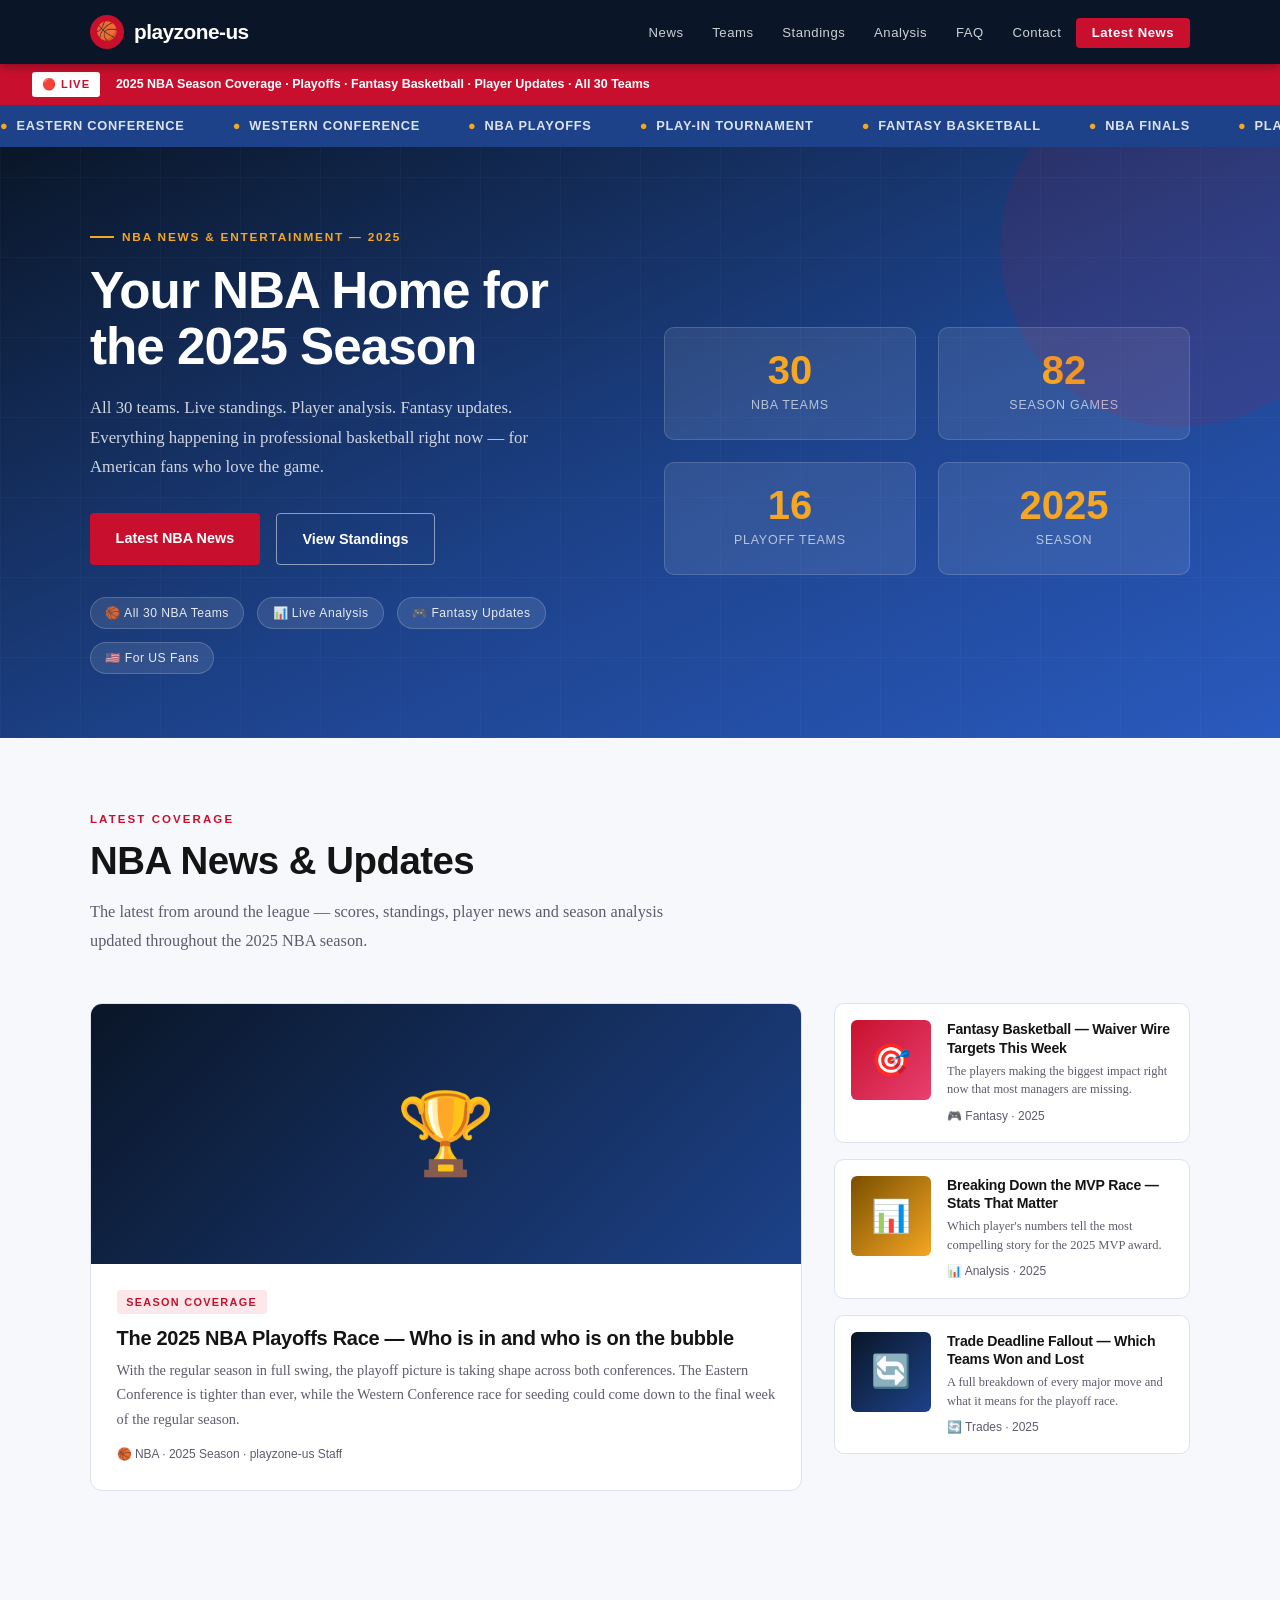
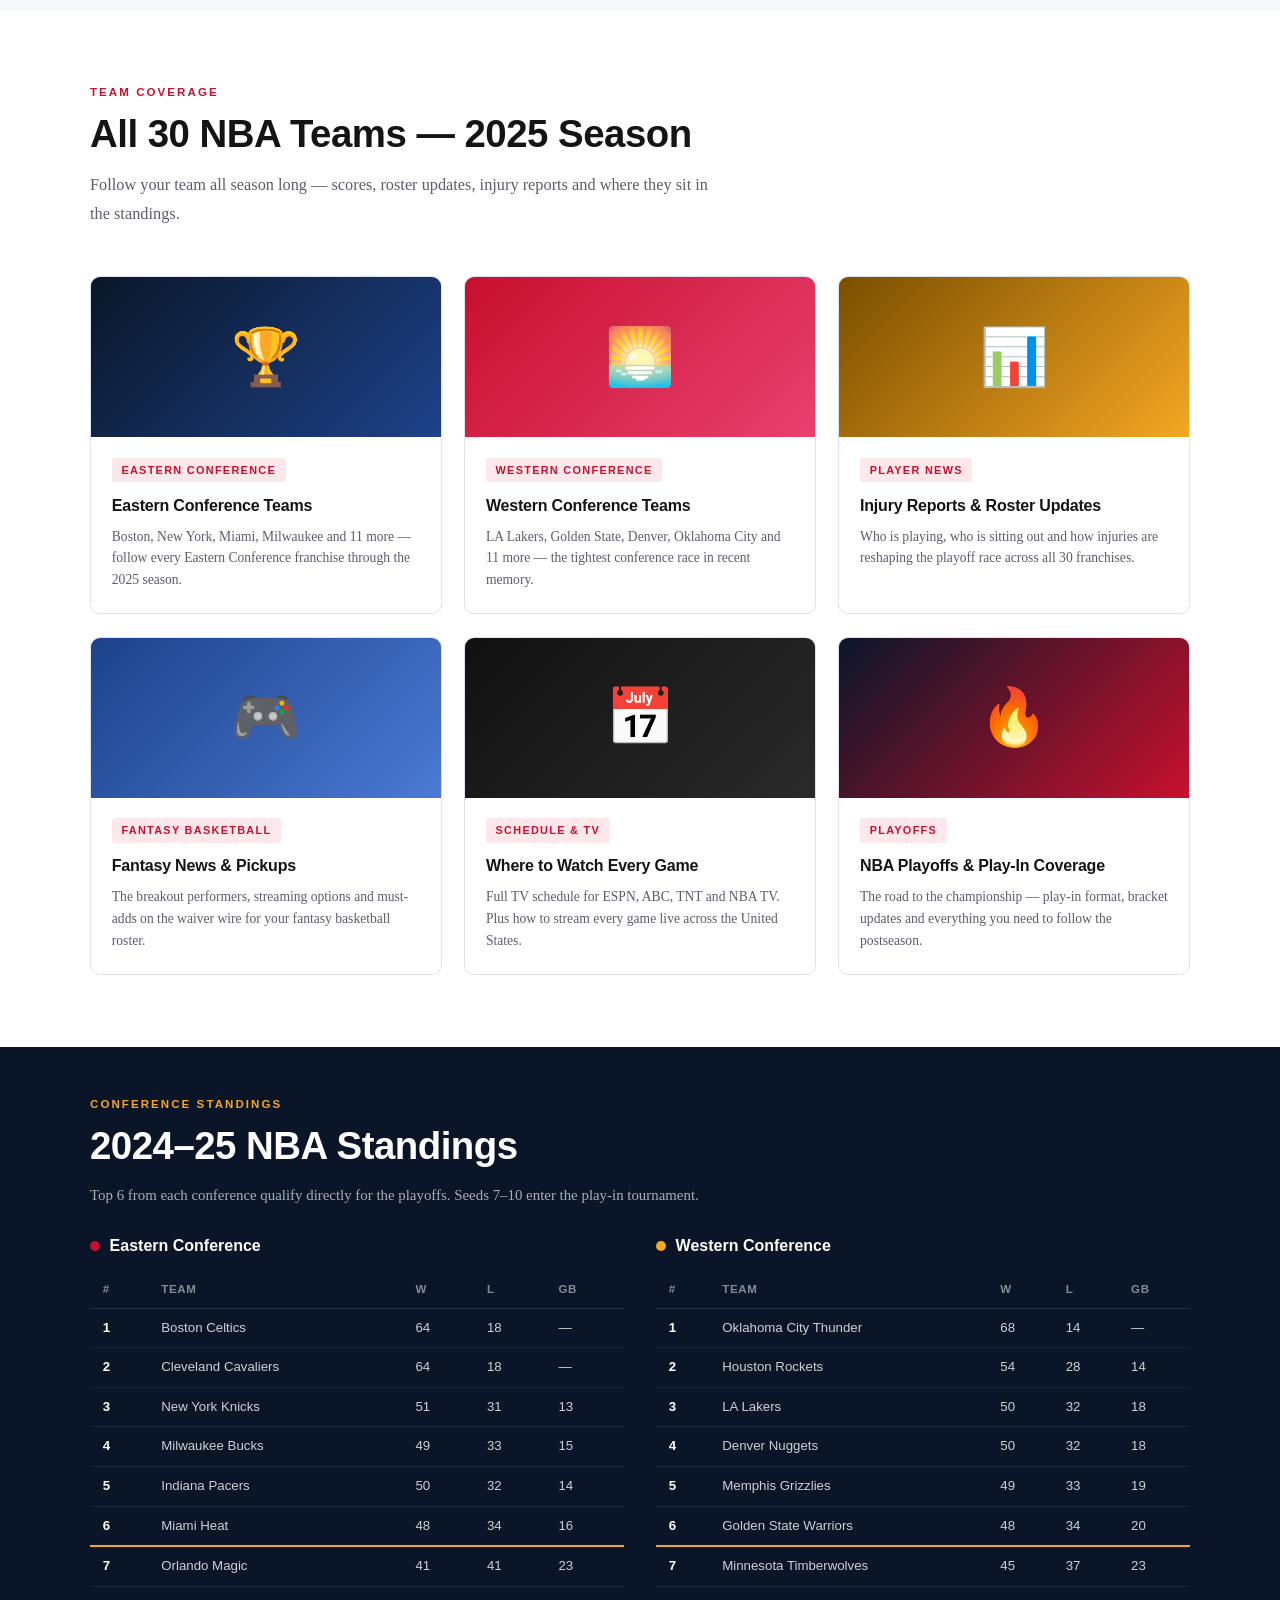
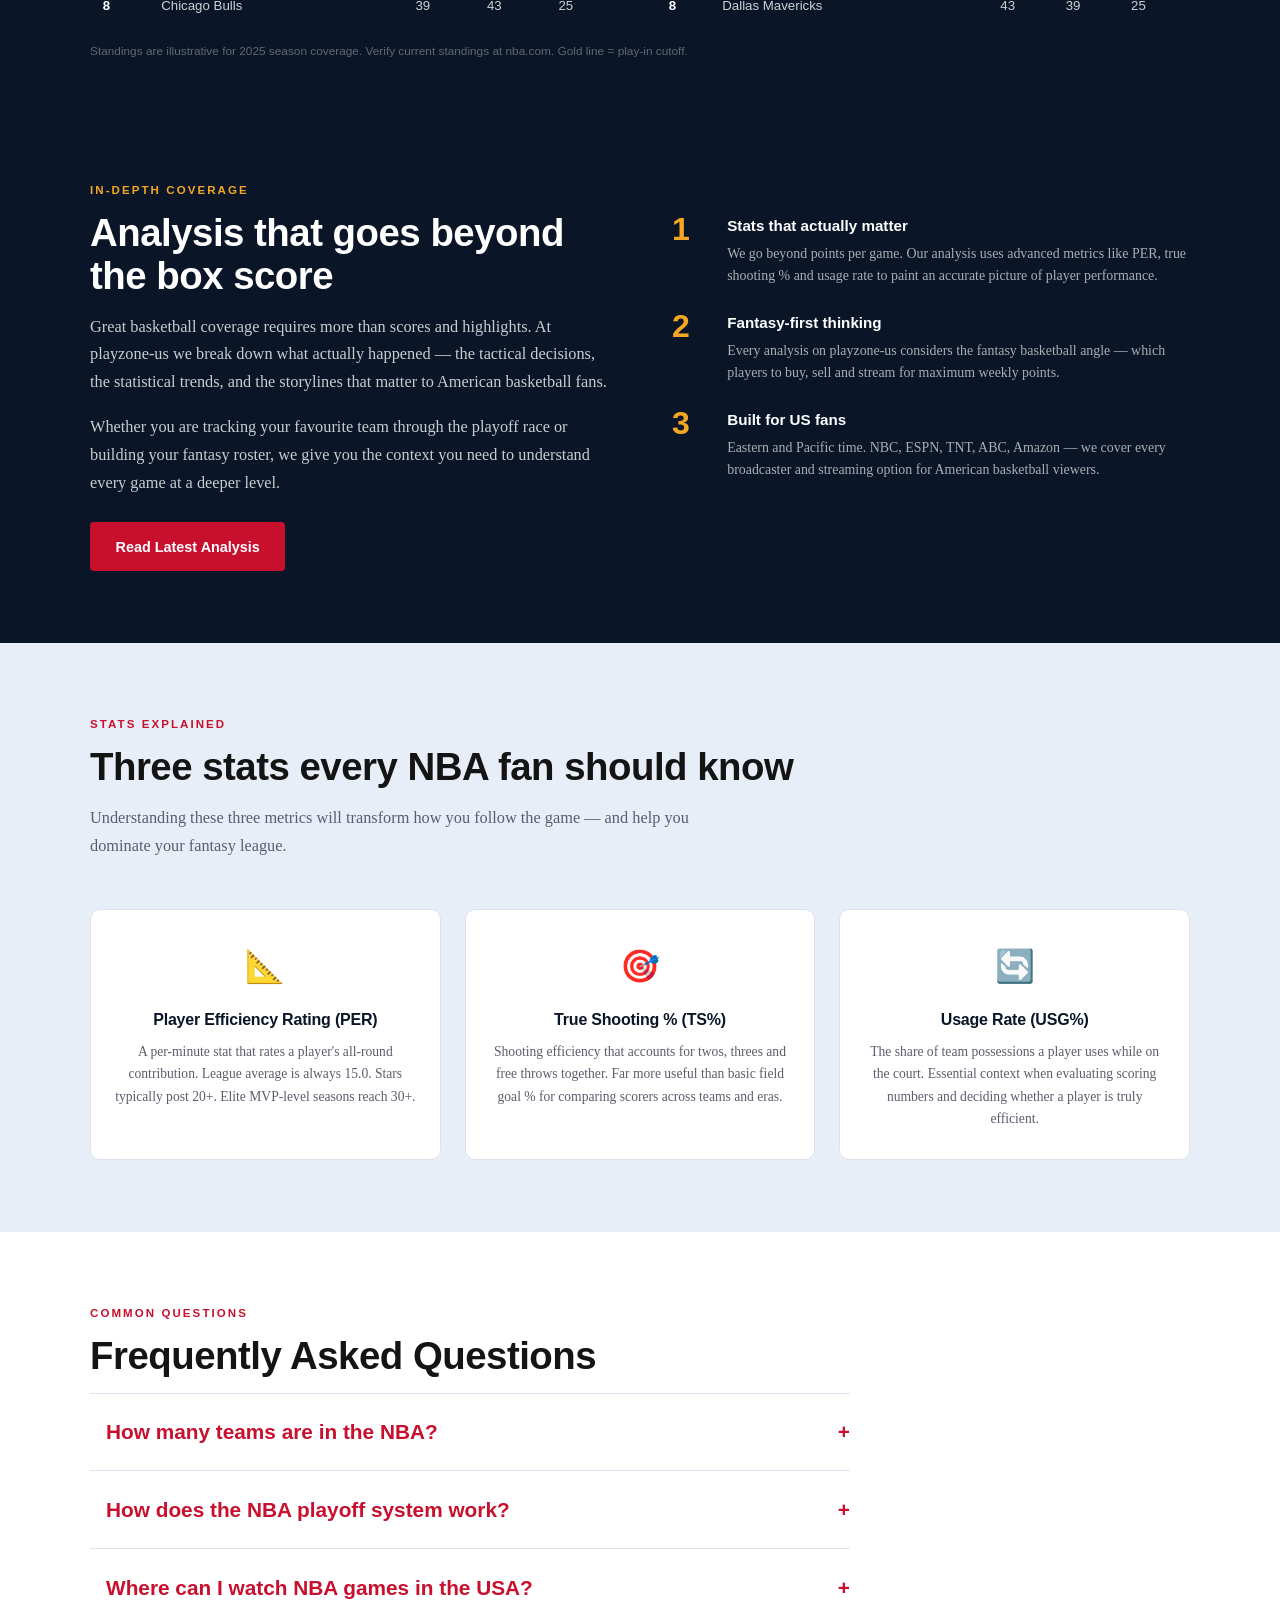
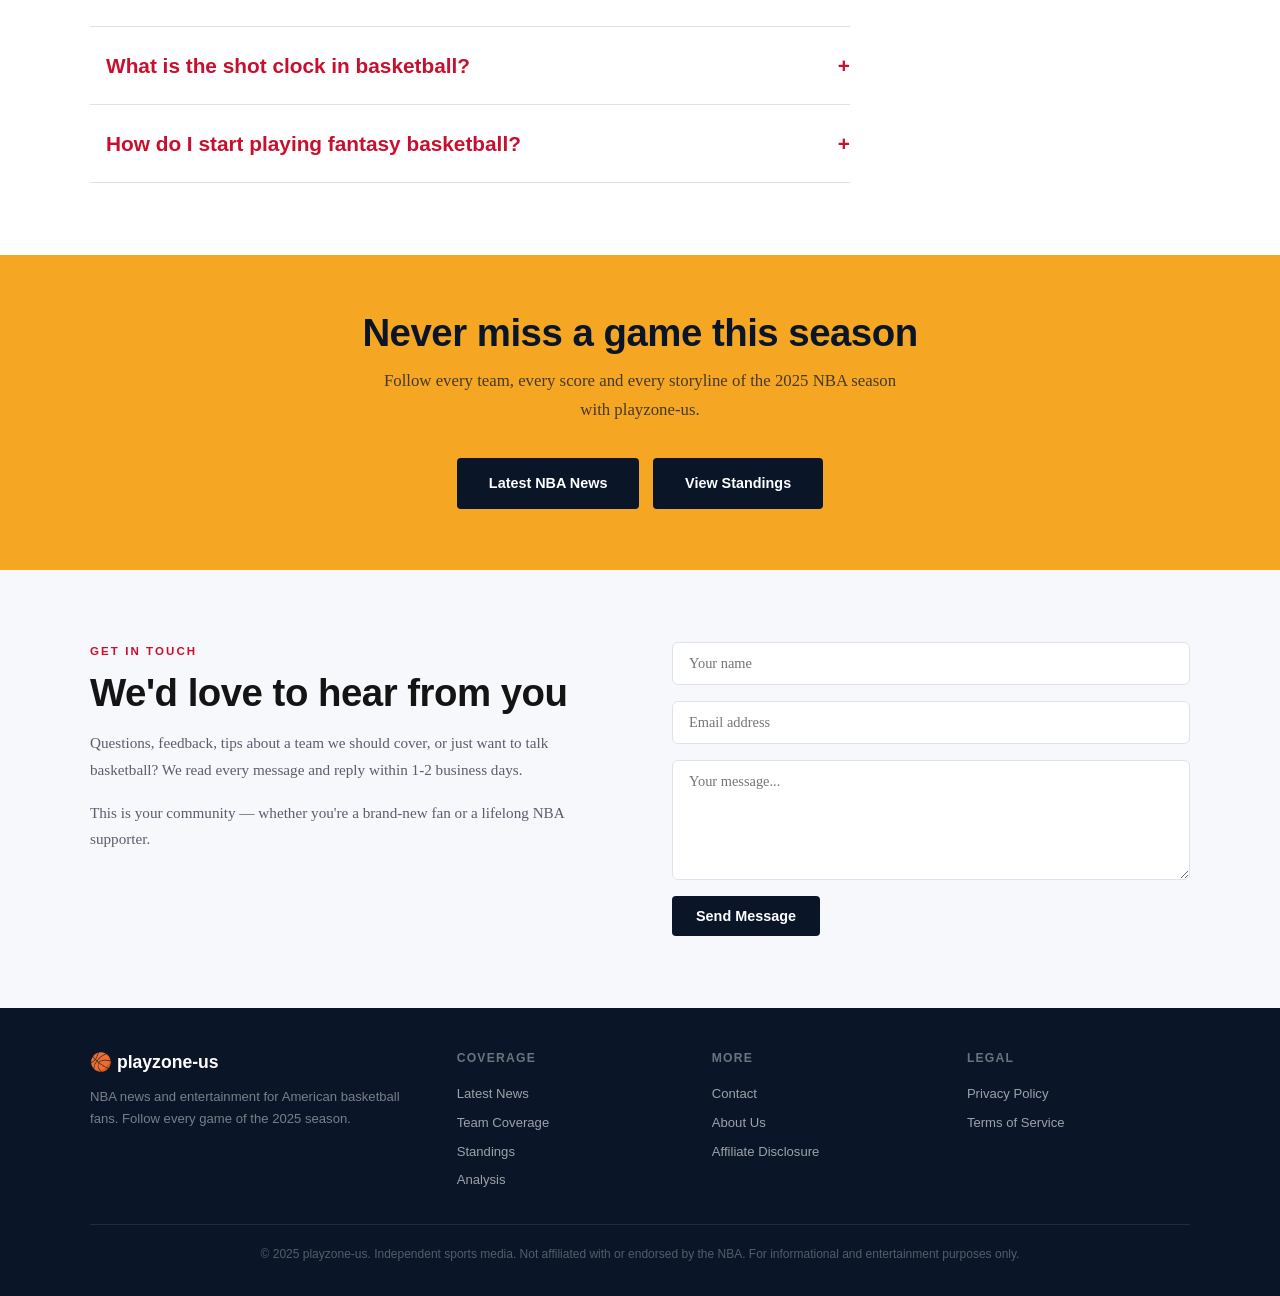
<file: index.html>
<!DOCTYPE html>
<html lang="en">
<head>
<meta charset="UTF-8"/>
<meta name="viewport" content="width=device-width,initial-scale=1"/>
<meta name="description" content="playzone-us — your home for NBA news, team updates, player analysis, fantasy basketball and the 2025 season. Follow every game, every team, every play."/>
<meta name="keywords" content="NBA news 2025, NBA teams, basketball news USA, NBA player analysis, fantasy basketball, NBA season 2025"/>
<meta name="robots" content="index, follow"/>
<meta name="author" content="playzone-us"/>
<meta property="og:title" content="playzone-us — NBA News & Entertainment"/>
<meta property="og:description" content="NBA news, team updates, player analysis and fantasy basketball for American fans. Follow every game of the 2025 season."/>
<meta property="og:type" content="website"/>
<meta name="twitter:card" content="summary_large_image"/>
<meta name="theme-color" content="#0a1628"/>
<script type="application/ld+json">
{
  "@context":"https://schema.org",
  "@type":"WebSite",
  "name":"playzone-us",
  "url":"https://playzone-us.netlify.app/",
  "description":"NBA news, analysis and entertainment for American basketball fans.",
  "publisher":{"@type":"Organization","name":"playzone-us"}
}
</script>
<title>playzone-us — NBA News, Analysis & Entertainment | 2025 Season</title>
<style>
*,*::before,*::after{box-sizing:border-box;margin:0;padding:0;}
:root{
  --navy:#0a1628;--blue:#1d428a;--blue-light:#e8eef8;
  --red:#c8102e;--red-light:#fce8eb;
  --gold:#f5a623;--gold-dark:#d4891a;
  --bg:#f7f8fc;--white:#fff;
  --text:#141414;--muted:#5c5c6e;--border:#dde2ee;
  --nav-h:64px;--max:1100px;
}
html{scroll-behavior:smooth;}
body{font-family:'Georgia','Times New Roman',serif;background:var(--bg);color:var(--text);line-height:1.7;font-size:16px;}
a{color:var(--blue);text-decoration:none;}
a:hover{color:var(--navy);}

/* NAV */
nav{position:sticky;top:0;z-index:100;background:var(--navy);height:var(--nav-h);display:flex;align-items:center;padding:0 2rem;box-shadow:0 2px 10px rgba(0,0,0,.35);}
.nav-inner{max-width:var(--max);width:100%;margin:0 auto;display:flex;align-items:center;justify-content:space-between;}
.logo{font-family:'Arial Black',Impact,sans-serif;font-size:1.3rem;font-weight:900;letter-spacing:-.5px;color:#fff;text-decoration:none;display:flex;align-items:center;gap:10px;}
.logo-badge{background:var(--red);color:#fff;width:34px;height:34px;border-radius:50%;display:flex;align-items:center;justify-content:center;font-size:1.1rem;}
.nav-links{display:flex;list-style:none;}
.nav-links a{color:rgba(255,255,255,.8);text-decoration:none;font-family:Arial,sans-serif;font-size:.82rem;letter-spacing:.04em;padding:.5rem .9rem;transition:color .2s;}
.nav-links a:hover{color:var(--gold);}
.nav-cta{background:var(--red);color:#fff!important;font-weight:700!important;border-radius:4px;padding:.45rem 1rem!important;}
.nav-cta:hover{background:#a50d26!important;}

/* BREAKING BAR */
.breaking{background:var(--red);padding:.5rem 2rem;font-family:Arial,sans-serif;font-size:.78rem;font-weight:700;color:#fff;display:flex;align-items:center;gap:1rem;}
.breaking-label{background:#fff;color:var(--red);padding:.18rem .6rem;border-radius:3px;font-size:.7rem;letter-spacing:.1em;flex-shrink:0;}
.breaking-text{white-space:nowrap;overflow:hidden;text-overflow:ellipsis;}

/* TICKER */
.ticker{background:var(--blue);padding:.65rem 0;overflow:hidden;}
.ticker-inner{display:flex;gap:3rem;animation:tick 25s linear infinite;white-space:nowrap;}
@keyframes tick{0%{transform:translateX(0)}100%{transform:translateX(-50%)}}
.t-item{font-family:Arial,sans-serif;font-size:.8rem;font-weight:600;color:rgba(255,255,255,.85);letter-spacing:.06em;text-transform:uppercase;flex-shrink:0;}
.t-dot{color:var(--gold);margin-right:.5rem;}

/* HERO */
.hero{background:linear-gradient(155deg,var(--navy) 0%,var(--blue) 55%,#2a5abf 100%);color:#fff;padding:5rem 2rem 4rem;position:relative;overflow:hidden;}
.hero::before{content:'';position:absolute;inset:0;background-image:repeating-linear-gradient(90deg,rgba(255,255,255,.025) 0,rgba(255,255,255,.025) 1px,transparent 1px,transparent 80px),repeating-linear-gradient(0deg,rgba(255,255,255,.025) 0,rgba(255,255,255,.025) 1px,transparent 1px,transparent 80px);pointer-events:none;}
.hero::after{content:'';position:absolute;top:-80px;right:-80px;width:360px;height:360px;border-radius:50%;background:rgba(200,16,46,.1);pointer-events:none;}
.hero-inner{max-width:var(--max);margin:0 auto;display:grid;grid-template-columns:1fr 1fr;gap:3rem;align-items:center;position:relative;}
.hero-eye{font-family:Arial,sans-serif;font-size:.74rem;font-weight:700;letter-spacing:.15em;text-transform:uppercase;color:var(--gold);margin-bottom:1rem;display:flex;align-items:center;gap:8px;}
.hero-eye::before{content:'';display:block;width:24px;height:2px;background:var(--gold);}
h1{font-family:'Arial Black',Impact,sans-serif;font-size:clamp(2rem,4vw,3.2rem);font-weight:900;line-height:1.08;letter-spacing:-1px;margin-bottom:1.2rem;}
.hero-p{font-size:1.05rem;color:rgba(255,255,255,.8);max-width:480px;margin-bottom:2rem;line-height:1.75;}
.hero-btns{display:flex;gap:1rem;flex-wrap:wrap;}
.btn-primary{background:var(--red);color:#fff;font-family:Arial,sans-serif;font-weight:700;font-size:.9rem;padding:.78rem 1.6rem;border-radius:4px;text-decoration:none;transition:background .2s,transform .1s;display:inline-block;}
.btn-primary:hover{background:#a50d26;transform:translateY(-1px);}
.btn-secondary{border:1.5px solid rgba(255,255,255,.5);color:#fff;font-family:Arial,sans-serif;font-weight:600;font-size:.9rem;padding:.78rem 1.6rem;border-radius:4px;text-decoration:none;transition:all .2s;display:inline-block;}
.btn-secondary:hover{border-color:#fff;background:rgba(255,255,255,.1);}
.hero-badges{display:flex;gap:.8rem;flex-wrap:wrap;margin-top:2rem;}
.badge{background:rgba(255,255,255,.1);color:rgba(255,255,255,.88);font-family:Arial,sans-serif;font-size:.76rem;letter-spacing:.04em;padding:.3rem .9rem;border-radius:20px;border:1px solid rgba(255,255,255,.18);}
.hero-stats{display:grid;grid-template-columns:1fr 1fr;gap:1.4rem;}
.stat-card{background:rgba(255,255,255,.09);border:1px solid rgba(255,255,255,.15);border-radius:10px;padding:1.4rem 1.2rem;text-align:center;}
.stat-num{font-family:'Arial Black',sans-serif;font-size:2.5rem;font-weight:900;line-height:1;color:var(--gold);}
.stat-label{font-family:Arial,sans-serif;font-size:.78rem;color:rgba(255,255,255,.65);margin-top:.3rem;text-transform:uppercase;letter-spacing:.06em;}

/* SECTIONS */
section{padding:4.5rem 2rem;}
.section-inner{max-width:var(--max);margin:0 auto;}
.section-label{font-family:Arial,sans-serif;font-size:.72rem;font-weight:700;letter-spacing:.18em;text-transform:uppercase;color:var(--red);margin-bottom:.6rem;}
h2{font-family:'Arial Black',Impact,sans-serif;font-size:clamp(1.6rem,3vw,2.4rem);font-weight:900;line-height:1.12;letter-spacing:-.5px;color:var(--text);margin-bottom:1rem;}
.section-intro{font-size:1.02rem;color:var(--muted);max-width:620px;margin-bottom:3rem;line-height:1.75;}

/* NEWS GRID */
.news-grid{display:grid;grid-template-columns:2fr 1fr;gap:2rem;margin-bottom:3rem;}
.news-featured{background:var(--white);border:1px solid var(--border);border-radius:12px;overflow:hidden;transition:transform .2s,box-shadow .2s;}
.news-featured:hover{transform:translateY(-3px);box-shadow:0 8px 24px rgba(0,0,0,.09);}
.news-img-big{width:100%;height:260px;display:flex;align-items:center;justify-content:center;font-size:5rem;background:linear-gradient(135deg,var(--navy),var(--blue));}
.news-body{padding:1.4rem 1.6rem 1.6rem;}
.news-cat{font-family:Arial,sans-serif;font-size:.68rem;font-weight:700;letter-spacing:.12em;text-transform:uppercase;color:var(--red);background:var(--red-light);display:inline-block;padding:.2rem .6rem;border-radius:3px;margin-bottom:.7rem;}
.news-featured h3{font-family:'Arial Black',sans-serif;font-size:1.25rem;font-weight:900;color:var(--text);margin-bottom:.5rem;letter-spacing:-.3px;line-height:1.2;}
.news-featured p{font-size:.9rem;color:var(--muted);line-height:1.7;}
.news-meta{font-family:Arial,sans-serif;font-size:.75rem;color:var(--muted);margin-top:.8rem;}
.news-sidebar{display:flex;flex-direction:column;gap:1rem;}
.news-card-sm{background:var(--white);border:1px solid var(--border);border-radius:10px;overflow:hidden;display:flex;gap:1rem;padding:1rem;transition:transform .2s;}
.news-card-sm:hover{transform:translateY(-2px);}
.news-img-sm{width:80px;height:80px;flex-shrink:0;border-radius:6px;display:flex;align-items:center;justify-content:center;font-size:2rem;}
.news-card-sm h4{font-family:'Arial Black',sans-serif;font-size:.88rem;font-weight:900;color:var(--text);margin-bottom:.3rem;letter-spacing:-.2px;line-height:1.3;}
.news-card-sm p{font-size:.78rem;color:var(--muted);line-height:1.5;}
.news-card-sm .news-meta{margin-top:.4rem;}

/* CATEGORY CARDS */
.cat-grid{display:grid;grid-template-columns:repeat(3,1fr);gap:1.4rem;}
.cat-card{background:var(--white);border:1px solid var(--border);border-radius:10px;overflow:hidden;transition:transform .2s,box-shadow .2s;}
.cat-card:hover{transform:translateY(-3px);box-shadow:0 8px 24px rgba(0,0,0,.09);}
.cat-img{width:100%;height:160px;display:flex;align-items:center;justify-content:center;font-size:3.5rem;}
.cat-img.navy{background:linear-gradient(135deg,var(--navy),var(--blue));}
.cat-img.red{background:linear-gradient(135deg,var(--red),#e84070);}
.cat-img.gold{background:linear-gradient(135deg,#7a4f00,var(--gold));}
.cat-img.blue{background:linear-gradient(135deg,var(--blue),#4a7ad4);}
.cat-img.dark{background:linear-gradient(135deg,#111,#2a2a2a);}
.cat-img.mix{background:linear-gradient(135deg,var(--navy),var(--red));}
.cat-body{padding:1.1rem 1.3rem 1.4rem;}
.cat-tag{font-family:Arial,sans-serif;font-size:.68rem;font-weight:700;letter-spacing:.12em;text-transform:uppercase;color:var(--red);background:var(--red-light);display:inline-block;padding:.2rem .6rem;border-radius:3px;margin-bottom:.6rem;}
.cat-card h3{font-family:'Arial Black',sans-serif;font-size:1rem;font-weight:900;color:var(--text);margin-bottom:.4rem;letter-spacing:-.2px;}
.cat-card p{font-size:.85rem;color:var(--muted);line-height:1.6;}

/* STANDINGS STRIP */
.standings-strip{background:var(--navy);color:#fff;padding:3rem 2rem;}
.standings-strip h2{color:#fff;}
.standings-strip .section-label{color:var(--gold);}
.standings-grid{display:grid;grid-template-columns:1fr 1fr;gap:2rem;margin-top:1.5rem;}
.standings-table{width:100%;border-collapse:collapse;font-family:Arial,sans-serif;font-size:.83rem;}
.standings-table th{color:rgba(255,255,255,.5);padding:.5rem .8rem;text-align:left;font-size:.72rem;letter-spacing:.06em;text-transform:uppercase;border-bottom:1px solid rgba(255,255,255,.1);}
.standings-table td{padding:.5rem .8rem;border-bottom:1px solid rgba(255,255,255,.06);color:rgba(255,255,255,.8);}
.standings-table tr:last-child td{border-bottom:none;}
.standings-table td:first-child{font-weight:700;color:#fff;}
.playoff-line{border-top:2px solid var(--gold)!important;}
.conf-title{font-family:'Arial Black',sans-serif;font-size:1rem;font-weight:900;color:#fff;margin-bottom:.8rem;display:flex;align-items:center;gap:.6rem;}
.conf-dot{width:10px;height:10px;border-radius:50%;}
.east-dot{background:var(--red);}
.west-dot{background:var(--gold);}

/* ABOUT DARK SECTION */
.dark-section{background:var(--navy);color:#fff;}
.dark-grid{display:grid;grid-template-columns:1fr 1fr;gap:4rem;align-items:start;}
.dark-section h2{color:#fff;}
.dark-section .section-label{color:var(--gold);}
.dark-section p{color:rgba(255,255,255,.78);margin-bottom:1.1rem;font-size:1.02rem;}
.pillars{margin-top:2rem;display:flex;flex-direction:column;gap:1.4rem;}
.pillar{display:flex;gap:1.2rem;align-items:flex-start;}
.pillar-num{font-family:'Arial Black',sans-serif;font-size:2rem;font-weight:900;color:var(--gold);line-height:1;flex-shrink:0;width:36px;}
.pillar h4{font-family:Arial,sans-serif;font-weight:700;font-size:.95rem;color:#fff;margin-bottom:.25rem;}
.pillar p{color:rgba(255,255,255,.65);font-size:.87rem;margin:0;line-height:1.6;}

/* METRICS */
.metrics-section{background:var(--blue-light);}
.metrics-grid{display:grid;grid-template-columns:repeat(3,1fr);gap:1.5rem;}
.metric-card{background:var(--white);border:1px solid var(--border);border-radius:10px;padding:1.8rem 1.4rem;text-align:center;}
.metric-icon{font-size:2rem;margin-bottom:.8rem;}
.metric-card h3{font-family:'Arial Black',sans-serif;font-size:1rem;font-weight:900;color:var(--navy);margin-bottom:.5rem;letter-spacing:-.2px;}
.metric-card p{font-size:.85rem;color:var(--muted);line-height:1.65;}

/* FAQ */
.faq-section{background:var(--white);}
.faq-list{max-width:760px;}
.faq-item{border-bottom:1px solid var(--border);padding:1.3rem 0;}
.faq-item:first-child{border-top:1px solid var(--border);}
.faq-q{font-family:Arial,sans-serif;font-weight:700;font-size:.97rem;color:var(--text);cursor:pointer;display:flex;justify-content:space-between;align-items:center;user-select:none;}
.faq-q span{font-size:1.3rem;color:var(--red);flex-shrink:0;margin-left:1rem;}
.faq-a{font-size:.9rem;color:var(--muted);line-height:1.7;padding-top:.5rem;display:none;}

/* CTA BANNER */
.cta-banner{background:var(--gold);padding:3.5rem 2rem;text-align:center;}
.cta-banner h2{color:var(--navy);margin-bottom:.8rem;}
.cta-banner p{color:rgba(10,22,40,.75);margin-bottom:1.8rem;font-size:1.05rem;max-width:520px;margin-left:auto;margin-right:auto;}
.btn-dark{background:var(--navy);color:#fff;font-family:Arial,sans-serif;font-weight:700;font-size:.9rem;padding:.85rem 2rem;border-radius:4px;text-decoration:none;display:inline-block;transition:background .2s;margin:.3rem;}
.btn-dark:hover{background:#050e1a;}

/* CONTACT */
.contact-section{background:var(--bg);}
.contact-grid{display:grid;grid-template-columns:1fr 1fr;gap:4rem;align-items:start;}
.contact-form{display:flex;flex-direction:column;gap:1rem;}
.contact-form input,.contact-form textarea{font-family:Georgia,serif;font-size:.9rem;border:1px solid var(--border);border-radius:6px;padding:.75rem 1rem;background:var(--white);color:var(--text);transition:border-color .2s;resize:vertical;}
.contact-form input:focus,.contact-form textarea:focus{outline:none;border-color:var(--blue);}
.contact-form textarea{min-height:120px;}
.form-submit{background:var(--navy);color:#fff;font-family:Arial,sans-serif;font-weight:700;font-size:.9rem;padding:.75rem 1.5rem;border:none;border-radius:4px;cursor:pointer;transition:background .2s;align-self:flex-start;}
.form-submit:hover{background:#050e1a;}

/* FOOTER */
footer{background:var(--navy);color:rgba(255,255,255,.65);padding:2.5rem 2rem 2rem;font-family:Arial,sans-serif;font-size:.82rem;}
.footer-inner{max-width:var(--max);margin:0 auto;display:grid;grid-template-columns:1.5fr 1fr 1fr 1fr;gap:2rem;margin-bottom:2rem;}
.footer-brand p{font-size:.82rem;color:rgba(255,255,255,.45);margin-top:.5rem;line-height:1.65;}
.footer-col h4{font-size:.76rem;text-transform:uppercase;letter-spacing:.1em;color:rgba(255,255,255,.4);margin-bottom:.9rem;font-weight:700;}
.footer-col ul{list-style:none;padding:0;display:flex;flex-direction:column;gap:.4rem;}
.footer-col a{color:rgba(255,255,255,.6);font-size:.82rem;}
.footer-col a:hover{color:var(--gold);}
.footer-bottom{max-width:var(--max);margin:1.5rem auto 0;padding-top:1.2rem;border-top:1px solid rgba(255,255,255,.09);font-size:.75rem;color:rgba(255,255,255,.3);text-align:center;}

@media(max-width:900px){
  .nav-links{display:none;}
  .hero-inner{grid-template-columns:1fr;}
  .hero-stats{grid-template-columns:1fr 1fr;}
  .news-grid{grid-template-columns:1fr;}
  .cat-grid{grid-template-columns:1fr 1fr;}
  .dark-grid{grid-template-columns:1fr;}
  .standings-grid{grid-template-columns:1fr;}
  .metrics-grid{grid-template-columns:1fr 1fr;}
  .contact-grid{grid-template-columns:1fr;}
  .footer-inner{grid-template-columns:1fr 1fr;}
  section{padding:3rem 1.5rem;}
  .hero{padding:3.5rem 1.5rem 3rem;}
}
@media(max-width:600px){
  .cat-grid{grid-template-columns:1fr;}
  .metrics-grid{grid-template-columns:1fr;}
  .footer-inner{grid-template-columns:1fr;}
  .hero-stats{grid-template-columns:1fr 1fr;}
}
</style>
</head>
<body>

<!-- NAV -->
<nav>
  <div class="nav-inner">
    <a class="logo" href="index.html"><span class="logo-badge">🏀</span>playzone-us</a>
    <ul class="nav-links">
      <li><a href="#news">News</a></li>
      <li><a href="#teams">Teams</a></li>
      <li><a href="#standings">Standings</a></li>
      <li><a href="#analysis">Analysis</a></li>
      <li><a href="#faq">FAQ</a></li>
      <li><a href="contact.html">Contact</a></li>
      <li><a href="#news" class="nav-cta">Latest News</a></li>
    </ul>
  </div>
</nav>

<!-- BREAKING NEWS BAR -->
<div class="breaking">
  <span class="breaking-label">🔴 LIVE</span>
  <span class="breaking-text">2025 NBA Season Coverage · Playoffs · Fantasy Basketball · Player Updates · All 30 Teams</span>
</div>

<!-- TICKER -->
<div class="ticker">
  <div class="ticker-inner">
    <span class="t-item"><span class="t-dot">●</span>Eastern Conference</span>
    <span class="t-item"><span class="t-dot">●</span>Western Conference</span>
    <span class="t-item"><span class="t-dot">●</span>NBA Playoffs</span>
    <span class="t-item"><span class="t-dot">●</span>Play-In Tournament</span>
    <span class="t-item"><span class="t-dot">●</span>Fantasy Basketball</span>
    <span class="t-item"><span class="t-dot">●</span>NBA Finals</span>
    <span class="t-item"><span class="t-dot">●</span>Player Analysis</span>
    <span class="t-item"><span class="t-dot">●</span>2025 Season</span>
    <span class="t-item"><span class="t-dot">●</span>30 Teams</span>
    <span class="t-item"><span class="t-dot">●</span>Eastern Conference</span>
    <span class="t-item"><span class="t-dot">●</span>Western Conference</span>
    <span class="t-item"><span class="t-dot">●</span>NBA Playoffs</span>
    <span class="t-item"><span class="t-dot">●</span>Play-In Tournament</span>
    <span class="t-item"><span class="t-dot">●</span>Fantasy Basketball</span>
    <span class="t-item"><span class="t-dot">●</span>NBA Finals</span>
    <span class="t-item"><span class="t-dot">●</span>Player Analysis</span>
    <span class="t-item"><span class="t-dot">●</span>2025 Season</span>
    <span class="t-item"><span class="t-dot">●</span>30 Teams</span>
  </div>
</div>

<!-- HERO -->
<section class="hero" id="home">
  <div class="hero-inner">
    <div>
      <div class="hero-eye">NBA News & Entertainment — 2025</div>
      <h1>Your NBA Home for the 2025 Season</h1>
      <p class="hero-p">All 30 teams. Live standings. Player analysis. Fantasy updates. Everything happening in professional basketball right now — for American fans who love the game.</p>
      <div class="hero-btns">
        <a href="#news" class="btn-primary">Latest NBA News</a>
        <a href="#standings" class="btn-secondary">View Standings</a>
      </div>
      <div class="hero-badges">
        <span class="badge">🏀 All 30 NBA Teams</span>
        <span class="badge">📊 Live Analysis</span>
        <span class="badge">🎮 Fantasy Updates</span>
        <span class="badge">🇺🇸 For US Fans</span>
      </div>
    </div>
    <div class="hero-stats">
      <div class="stat-card"><div class="stat-num">30</div><div class="stat-label">NBA Teams</div></div>
      <div class="stat-card"><div class="stat-num">82</div><div class="stat-label">Season Games</div></div>
      <div class="stat-card"><div class="stat-num">16</div><div class="stat-label">Playoff Teams</div></div>
      <div class="stat-card"><div class="stat-num">2025</div><div class="stat-label">Season</div></div>
    </div>
  </div>
</section>

<!-- NEWS SECTION -->
<section id="news">
  <div class="section-inner">
    <div class="section-label">Latest Coverage</div>
    <h2>NBA News & Updates</h2>
    <p class="section-intro">The latest from around the league — scores, standings, player news and season analysis updated throughout the 2025 NBA season.</p>

    <div class="news-grid">
      <div class="news-featured">
        <div class="news-img-big">🏆</div>
        <div class="news-body">
          <span class="news-cat">Season Coverage</span>
          <h3>The 2025 NBA Playoffs Race — Who is in and who is on the bubble</h3>
          <p>With the regular season in full swing, the playoff picture is taking shape across both conferences. The Eastern Conference is tighter than ever, while the Western Conference race for seeding could come down to the final week of the regular season.</p>
          <div class="news-meta">🏀 NBA · 2025 Season · playzone-us Staff</div>
        </div>
      </div>
      <div class="news-sidebar">
        <div class="news-card-sm">
          <div class="news-img-sm" style="background:linear-gradient(135deg,var(--red),#e84070);">🎯</div>
          <div>
            <h4>Fantasy Basketball — Waiver Wire Targets This Week</h4>
            <p>The players making the biggest impact right now that most managers are missing.</p>
            <div class="news-meta">🎮 Fantasy · 2025</div>
          </div>
        </div>
        <div class="news-card-sm">
          <div class="news-img-sm" style="background:linear-gradient(135deg,#7a4f00,var(--gold));">📊</div>
          <div>
            <h4>Breaking Down the MVP Race — Stats That Matter</h4>
            <p>Which player's numbers tell the most compelling story for the 2025 MVP award.</p>
            <div class="news-meta">📊 Analysis · 2025</div>
          </div>
        </div>
        <div class="news-card-sm">
          <div class="news-img-sm" style="background:linear-gradient(135deg,var(--navy),var(--blue));">🔄</div>
          <div>
            <h4>Trade Deadline Fallout — Which Teams Won and Lost</h4>
            <p>A full breakdown of every major move and what it means for the playoff race.</p>
            <div class="news-meta">🔄 Trades · 2025</div>
          </div>
        </div>
      </div>
    </div>
  </div>
</section>

<!-- TEAMS COVERAGE -->
<section id="teams" style="background:var(--white);">
  <div class="section-inner">
    <div class="section-label">Team Coverage</div>
    <h2>All 30 NBA Teams — 2025 Season</h2>
    <p class="section-intro">Follow your team all season long — scores, roster updates, injury reports and where they sit in the standings.</p>
    <div class="cat-grid">
      <div class="cat-card">
        <div class="cat-img navy">🏆</div>
        <div class="cat-body">
          <span class="cat-tag">Eastern Conference</span>
          <h3>Eastern Conference Teams</h3>
          <p>Boston, New York, Miami, Milwaukee and 11 more — follow every Eastern Conference franchise through the 2025 season.</p>
        </div>
      </div>
      <div class="cat-card">
        <div class="cat-img red">🌅</div>
        <div class="cat-body">
          <span class="cat-tag">Western Conference</span>
          <h3>Western Conference Teams</h3>
          <p>LA Lakers, Golden State, Denver, Oklahoma City and 11 more — the tightest conference race in recent memory.</p>
        </div>
      </div>
      <div class="cat-card">
        <div class="cat-img gold">📊</div>
        <div class="cat-body">
          <span class="cat-tag">Player News</span>
          <h3>Injury Reports & Roster Updates</h3>
          <p>Who is playing, who is sitting out and how injuries are reshaping the playoff race across all 30 franchises.</p>
        </div>
      </div>
      <div class="cat-card">
        <div class="cat-img blue">🎮</div>
        <div class="cat-body">
          <span class="cat-tag">Fantasy Basketball</span>
          <h3>Fantasy News & Pickups</h3>
          <p>The breakout performers, streaming options and must-adds on the waiver wire for your fantasy basketball roster.</p>
        </div>
      </div>
      <div class="cat-card">
        <div class="cat-img dark">📅</div>
        <div class="cat-body">
          <span class="cat-tag">Schedule & TV</span>
          <h3>Where to Watch Every Game</h3>
          <p>Full TV schedule for ESPN, ABC, TNT and NBA TV. Plus how to stream every game live across the United States.</p>
        </div>
      </div>
      <div class="cat-card">
        <div class="cat-img mix">🔥</div>
        <div class="cat-body">
          <span class="cat-tag">Playoffs</span>
          <h3>NBA Playoffs & Play-In Coverage</h3>
          <p>The road to the championship — play-in format, bracket updates and everything you need to follow the postseason.</p>
        </div>
      </div>
    </div>
  </div>
</section>

<!-- STANDINGS -->
<section class="standings-strip" id="standings">
  <div class="section-inner">
    <div class="section-label">Conference Standings</div>
    <h2>2024–25 NBA Standings</h2>
    <p style="color:rgba(255,255,255,.65);font-size:.93rem;margin-bottom:1.5rem;">Top 6 from each conference qualify directly for the playoffs. Seeds 7–10 enter the play-in tournament.</p>
    <div class="standings-grid">
      <div>
        <div class="conf-title"><span class="conf-dot east-dot"></span>Eastern Conference</div>
        <table class="standings-table">
          <tr><th>#</th><th>Team</th><th>W</th><th>L</th><th>GB</th></tr>
          <tr><td>1</td><td>Boston Celtics</td><td>64</td><td>18</td><td>—</td></tr>
          <tr><td>2</td><td>Cleveland Cavaliers</td><td>64</td><td>18</td><td>—</td></tr>
          <tr><td>3</td><td>New York Knicks</td><td>51</td><td>31</td><td>13</td></tr>
          <tr><td>4</td><td>Milwaukee Bucks</td><td>49</td><td>33</td><td>15</td></tr>
          <tr><td>5</td><td>Indiana Pacers</td><td>50</td><td>32</td><td>14</td></tr>
          <tr><td>6</td><td>Miami Heat</td><td>48</td><td>34</td><td>16</td></tr>
          <tr class="playoff-line"><td>7</td><td>Orlando Magic</td><td>41</td><td>41</td><td>23</td></tr>
          <tr><td>8</td><td>Chicago Bulls</td><td>39</td><td>43</td><td>25</td></tr>
        </table>
      </div>
      <div>
        <div class="conf-title"><span class="conf-dot west-dot"></span>Western Conference</div>
        <table class="standings-table">
          <tr><th>#</th><th>Team</th><th>W</th><th>L</th><th>GB</th></tr>
          <tr><td>1</td><td>Oklahoma City Thunder</td><td>68</td><td>14</td><td>—</td></tr>
          <tr><td>2</td><td>Houston Rockets</td><td>54</td><td>28</td><td>14</td></tr>
          <tr><td>3</td><td>LA Lakers</td><td>50</td><td>32</td><td>18</td></tr>
          <tr><td>4</td><td>Denver Nuggets</td><td>50</td><td>32</td><td>18</td></tr>
          <tr><td>5</td><td>Memphis Grizzlies</td><td>49</td><td>33</td><td>19</td></tr>
          <tr><td>6</td><td>Golden State Warriors</td><td>48</td><td>34</td><td>20</td></tr>
          <tr class="playoff-line"><td>7</td><td>Minnesota Timberwolves</td><td>45</td><td>37</td><td>23</td></tr>
          <tr><td>8</td><td>Dallas Mavericks</td><td>43</td><td>39</td><td>25</td></tr>
        </table>
      </div>
    </div>
    <p style="font-family:Arial,sans-serif;font-size:.74rem;color:rgba(255,255,255,.35);margin-top:1rem;">Standings are illustrative for 2025 season coverage. Verify current standings at nba.com. Gold line = play-in cutoff.</p>
  </div>
</section>

<!-- ANALYSIS -->
<section id="analysis" class="dark-section">
  <div class="section-inner">
    <div class="dark-grid">
      <div>
        <div class="section-label">In-depth Coverage</div>
        <h2>Analysis that goes beyond the box score</h2>
        <p>Great basketball coverage requires more than scores and highlights. At playzone-us we break down what actually happened — the tactical decisions, the statistical trends, and the storylines that matter to American basketball fans.</p>
        <p>Whether you are tracking your favourite team through the playoff race or building your fantasy roster, we give you the context you need to understand every game at a deeper level.</p>
        <a href="#news" class="btn-primary" style="margin-top:.5rem;display:inline-block;">Read Latest Analysis</a>
      </div>
      <div class="pillars">
        <div class="pillar">
          <div class="pillar-num">1</div>
          <div>
            <h4>Stats that actually matter</h4>
            <p>We go beyond points per game. Our analysis uses advanced metrics like PER, true shooting % and usage rate to paint an accurate picture of player performance.</p>
          </div>
        </div>
        <div class="pillar">
          <div class="pillar-num">2</div>
          <div>
            <h4>Fantasy-first thinking</h4>
            <p>Every analysis on playzone-us considers the fantasy basketball angle — which players to buy, sell and stream for maximum weekly points.</p>
          </div>
        </div>
        <div class="pillar">
          <div class="pillar-num">3</div>
          <div>
            <h4>Built for US fans</h4>
            <p>Eastern and Pacific time. NBC, ESPN, TNT, ABC, Amazon — we cover every broadcaster and streaming option for American basketball viewers.</p>
          </div>
        </div>
      </div>
    </div>
  </div>
</section>

<!-- KEY METRICS -->
<section class="metrics-section">
  <div class="section-inner">
    <div class="section-label">Stats explained</div>
    <h2>Three stats every NBA fan should know</h2>
    <p class="section-intro">Understanding these three metrics will transform how you follow the game — and help you dominate your fantasy league.</p>
    <div class="metrics-grid">
      <div class="metric-card">
        <div class="metric-icon">📐</div>
        <h3>Player Efficiency Rating (PER)</h3>
        <p>A per-minute stat that rates a player's all-round contribution. League average is always 15.0. Stars typically post 20+. Elite MVP-level seasons reach 30+.</p>
      </div>
      <div class="metric-card">
        <div class="metric-icon">🎯</div>
        <h3>True Shooting % (TS%)</h3>
        <p>Shooting efficiency that accounts for twos, threes and free throws together. Far more useful than basic field goal % for comparing scorers across teams and eras.</p>
      </div>
      <div class="metric-card">
        <div class="metric-icon">🔄</div>
        <h3>Usage Rate (USG%)</h3>
        <p>The share of team possessions a player uses while on the court. Essential context when evaluating scoring numbers and deciding whether a player is truly efficient.</p>
      </div>
    </div>
  </div>
</section>

<!-- FAQ -->
<section class="faq-section" id="faq">
  <div class="section-inner">
    <div class="section-label">Common questions</div>
    <h2>Frequently Asked Questions</h2>
    <div class="faq-list" itemscope itemtype="https://schema.org/FAQPage">
      <div class="faq-item" itemscope itemprop="mainEntity" itemtype="https://schema.org/Question">
        <div class="faq-q" onclick="toggleFAQ(this)"><span itemprop="name">How many teams are in the NBA?</span><span>+</span></div>
        <div class="faq-a" itemscope itemprop="acceptedAnswer" itemtype="https://schema.org/Answer"><span itemprop="text">The NBA has 30 teams split into two conferences — 15 in the Eastern Conference and 15 in the Western Conference. Each conference is divided into three divisions of five teams each.</span></div>
      </div>
      <div class="faq-item" itemscope itemprop="mainEntity" itemtype="https://schema.org/Question">
        <div class="faq-q" onclick="toggleFAQ(this)"><span itemprop="name">How does the NBA playoff system work?</span><span>+</span></div>
        <div class="faq-a" itemscope itemprop="acceptedAnswer" itemtype="https://schema.org/Answer"><span itemprop="text">The top 6 teams from each conference qualify directly for the playoffs. Seeds 7 to 10 enter the play-in tournament for the final two spots per conference. The playoffs then run as four rounds of best-of-7 series, ending with the NBA Finals.</span></div>
      </div>
      <div class="faq-item" itemscope itemprop="mainEntity" itemtype="https://schema.org/Question">
        <div class="faq-q" onclick="toggleFAQ(this)"><span itemprop="name">Where can I watch NBA games in the USA?</span><span>+</span></div>
        <div class="faq-a" itemscope itemprop="acceptedAnswer" itemtype="https://schema.org/Answer"><span itemprop="text">NBA games air on ESPN, ABC, TNT and NBA TV in the United States. NBA League Pass lets you stream every game live. Amazon Prime Video holds rights to select games throughout the season.</span></div>
      </div>
      <div class="faq-item" itemscope itemprop="mainEntity" itemtype="https://schema.org/Question">
        <div class="faq-q" onclick="toggleFAQ(this)"><span itemprop="name">What is the shot clock in basketball?</span><span>+</span></div>
        <div class="faq-a" itemscope itemprop="acceptedAnswer" itemtype="https://schema.org/Answer"><span itemprop="text">The shot clock gives the offensive team 24 seconds to attempt a shot that hits the rim. If they fail, possession turns over. Introduced in 1954, it keeps NBA basketball fast-paced and high-scoring.</span></div>
      </div>
      <div class="faq-item" itemscope itemprop="mainEntity" itemtype="https://schema.org/Question">
        <div class="faq-q" onclick="toggleFAQ(this)"><span itemprop="name">How do I start playing fantasy basketball?</span><span>+</span></div>
        <div class="faq-a" itemscope itemprop="acceptedAnswer" itemtype="https://schema.org/Answer"><span itemprop="text">Create a free account on ESPN, Yahoo Sports or NBA.com, join a league and participate in a draft. Your team earns points based on your selected NBA players' real weekly statistics. Our analysis section covers weekly fantasy tips throughout the season.</span></div>
      </div>
    </div>
  </div>
</section>

<!-- CTA -->
<div class="cta-banner">
  <div class="section-inner" style="text-align:center;">
    <h2>Never miss a game this season</h2>
    <p>Follow every team, every score and every storyline of the 2025 NBA season with playzone-us.</p>
    <a href="#news" class="btn-dark">Latest NBA News</a>
    <a href="#standings" class="btn-dark">View Standings</a>
  </div>
</div>

<!-- CONTACT -->
<section class="contact-section" id="contact">
  <div class="section-inner">
    <div class="contact-grid">
      <div>
        <div class="section-label">Get in touch</div>
        <h2>We'd love to hear from you</h2>
        <p style="color:var(--muted);font-size:.95rem;line-height:1.75;margin-bottom:1rem;">Questions, feedback, tips about a team we should cover, or just want to talk basketball? We read every message and reply within 1-2 business days.</p>
        <p style="color:var(--muted);font-size:.95rem;line-height:1.75;">This is your community — whether you're a brand-new fan or a lifelong NBA supporter.</p>
      </div>
      <div>
        <div class="contact-form">
          <input type="text" placeholder="Your name"/>
          <input type="email" placeholder="Email address"/>
          <textarea placeholder="Your message..."></textarea>
          <button class="form-submit" onclick="this.textContent='✓ Sent!';this.disabled=true;this.style.background='#1d428a';">Send Message</button>
        </div>
      </div>
    </div>
  </div>
</section>

<!-- FOOTER -->
<footer>
  <div class="footer-inner">
    <div class="footer-brand">
      <div style="color:#fff;font-family:'Arial Black',sans-serif;font-size:1.1rem;font-weight:900;">🏀 playzone-us</div>
      <p>NBA news and entertainment for American basketball fans. Follow every game of the 2025 season.</p>
    </div>
    <div class="footer-col"><h4>Coverage</h4><ul>
      <li><a href="#news">Latest News</a></li>
      <li><a href="#teams">Team Coverage</a></li>
      <li><a href="#standings">Standings</a></li>
      <li><a href="#analysis">Analysis</a></li>
    </ul></div>
    <div class="footer-col"><h4>More</h4><ul>
      <li><a href="contact.html">Contact</a></li>
      <li><a href="about.html">About Us</a></li>
      <li><a href="affiliate-disclosure.html">Affiliate Disclosure</a></li>
    </ul></div>
    <div class="footer-col"><h4>Legal</h4><ul>
      <li><a href="privacy.html">Privacy Policy</a></li>
      <li><a href="terms.html">Terms of Service</a></li>
    </ul></div>
  </div>
  <div class="footer-bottom">© 2025 playzone-us. Independent sports media. Not affiliated with or endorsed by the NBA. For informational and entertainment purposes only.</div>
</footer>

<script>
function toggleFAQ(el){
  var a=el.nextElementSibling,i=el.querySelector('span:last-child'),o=a.style.display==='block';
  a.style.display=o?'none':'block';
  i.textContent=o?'+':'−';
}
document.querySelectorAll('.faq-a').forEach(function(a){a.style.display='none';});
</script>
</body>
</html>
</file>
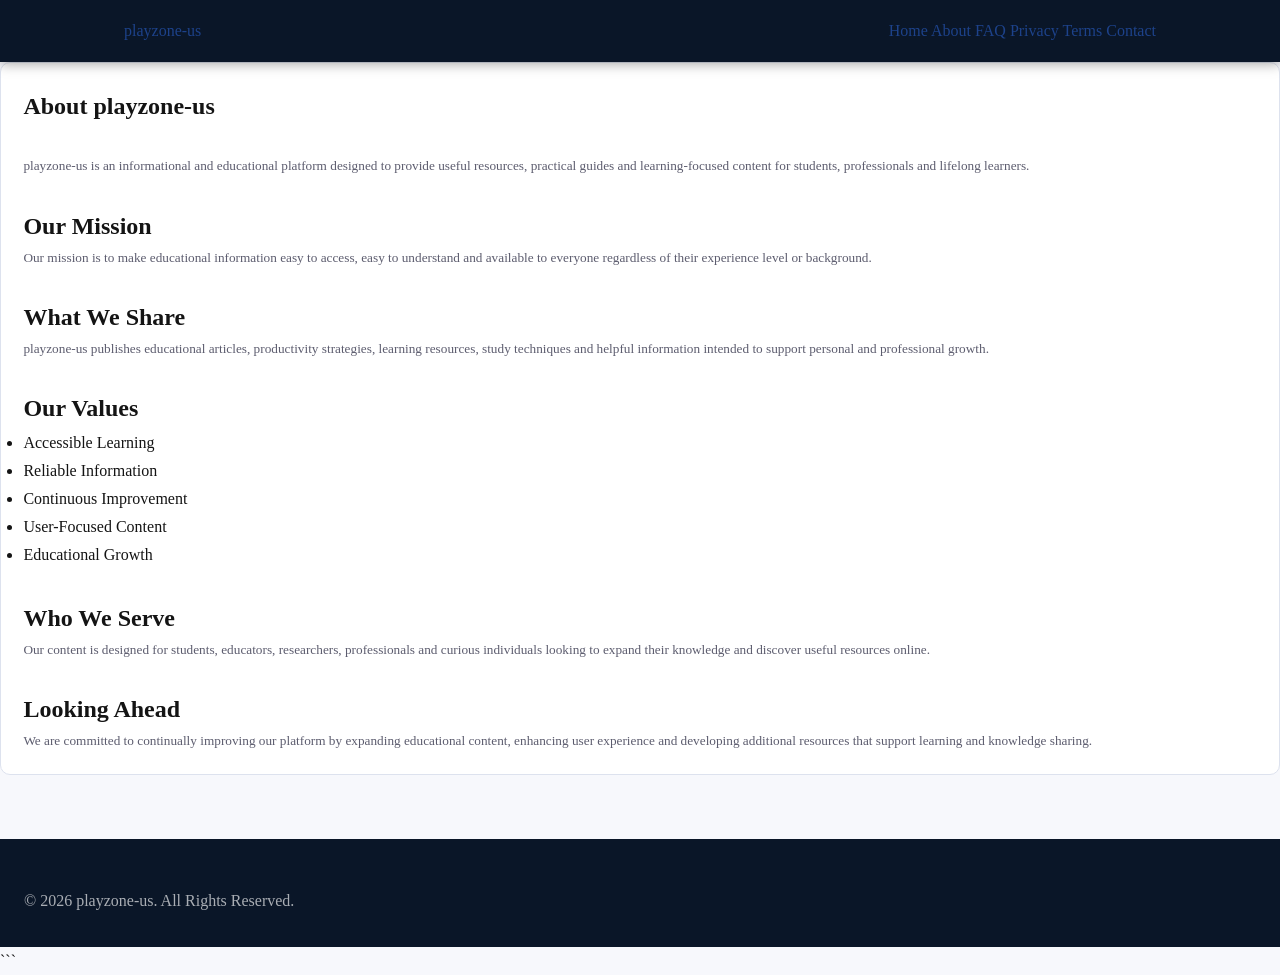
<file: about.html>
<!doctype html>
<html lang="en">
<head>
<meta charset="utf-8">
<meta name="viewport" content="width=device-width, initial-scale=1">

<title>About Us - playzone-us</title>

<link rel="preconnect" href="https://fonts.googleapis.com">
<link rel="preconnect" href="https://fonts.gstatic.com" crossorigin>

<link href="https://fonts.googleapis.com/css2?family=Inter:wght@400;600;800&display=swap" rel="stylesheet">

<link rel="stylesheet" href="assets/css/style.css">
</head>

<body>

<nav class="nav">
  <div class="container nav-inner">

    <a class="logo" href="/">
      <span>playzone-us</span>
    </a>

    <div class="menu">
      <a href="/">Home</a>
      <a href="about.html" class="active">About</a>
      <a href="faq.html">FAQ</a>
      <a href="privacy.html">Privacy</a>
      <a href="terms.html">Terms</a>
      <a href="contact.html">Contact</a>
    </div>

  </div>
</nav>

<section class="section">

<div class="container">

<div class="card">

<h1>About playzone-us</h1>

<br>

<p>
playzone-us is an informational and educational platform designed to provide
useful resources, practical guides and learning-focused content for
students, professionals and lifelong learners.
</p>

<br>

<h2>Our Mission</h2>

<p>
Our mission is to make educational information easy to access,
easy to understand and available to everyone regardless of
their experience level or background.
</p>

<br>

<h2>What We Share</h2>

<p>
playzone-us publishes educational articles, productivity strategies,
learning resources, study techniques and helpful information
intended to support personal and professional growth.
</p>

<br>

<h2>Our Values</h2>

<ul>
<li>Accessible Learning</li>
<li>Reliable Information</li>
<li>Continuous Improvement</li>
<li>User-Focused Content</li>
<li>Educational Growth</li>
</ul>

<br>

<h2>Who We Serve</h2>

<p>
Our content is designed for students, educators, researchers,
professionals and curious individuals looking to expand their
knowledge and discover useful resources online.
</p>

<br>

<h2>Looking Ahead</h2>

<p>
We are committed to continually improving our platform by
expanding educational content, enhancing user experience and
developing additional resources that support learning and
knowledge sharing.
</p>

</div>

</div>

</section>

<footer class="footer">

<div class="container">

© 2026 playzone-us. All Rights Reserved.

</div>

</footer>

</body>
</html>
```
</file>
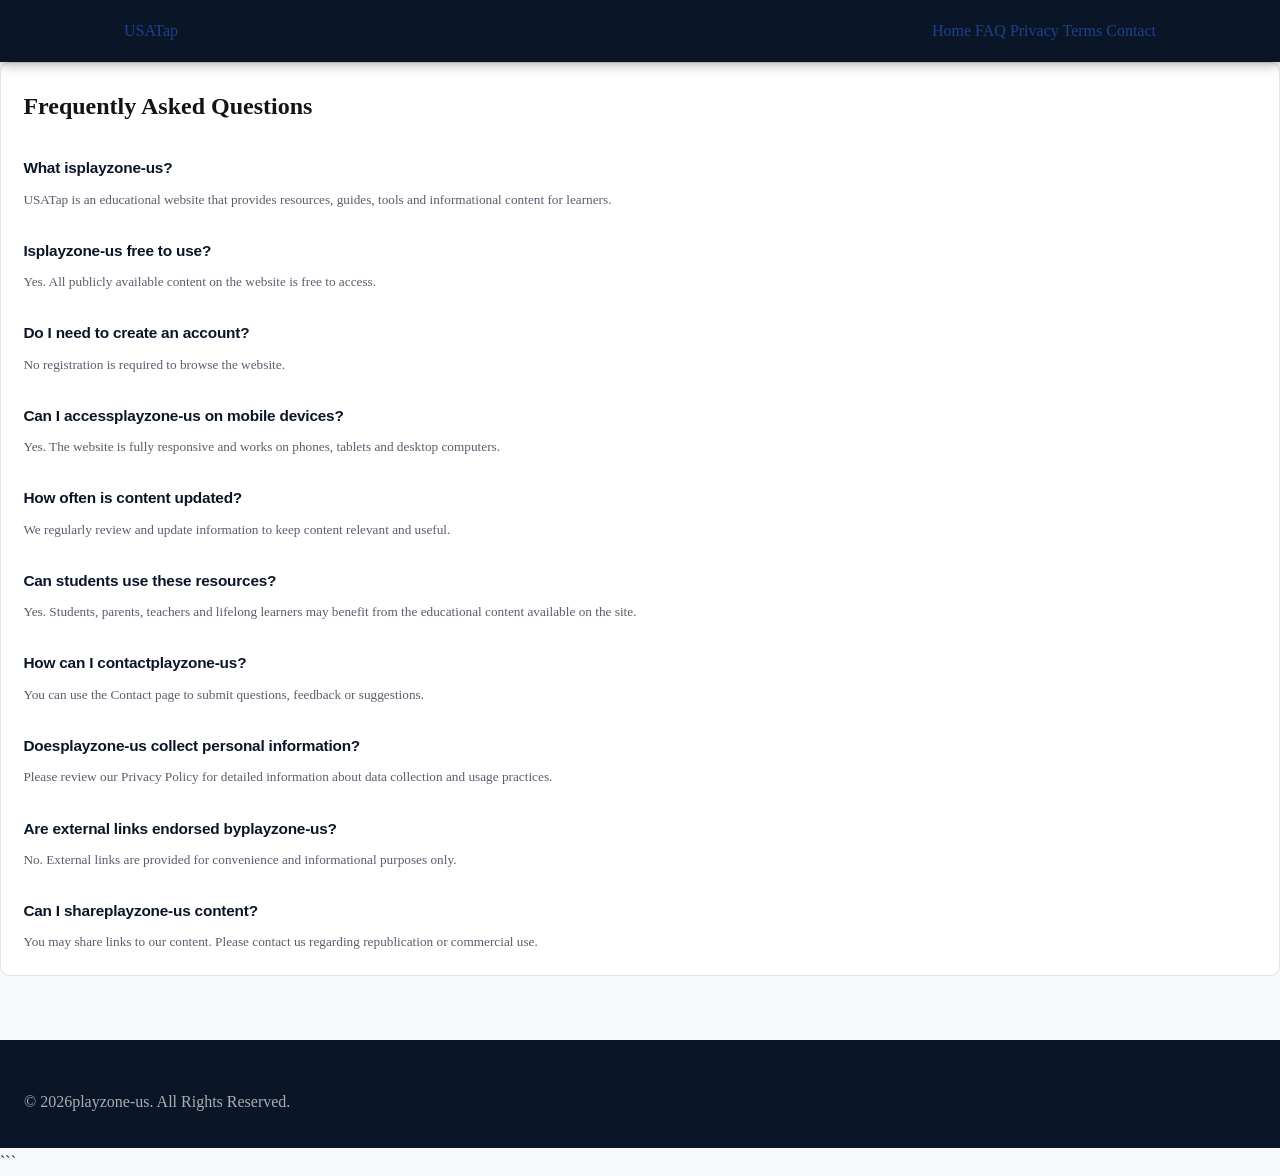
<file: faq.html>
<!doctype html>
<html lang="en">
<head>
<meta charset="utf-8">
<meta name="viewport" content="width=device-width, initial-scale=1">

<title>FAQ -playzone-us</title>

<link rel="preconnect" href="https://fonts.googleapis.com">
<link rel="preconnect" href="https://fonts.gstatic.com" crossorigin>

<link href="https://fonts.googleapis.com/css2?family=Inter:wght@400;600;800&display=swap" rel="stylesheet">

<link rel="stylesheet" href="assets/css/style.css">
</head>

<body>

<nav class="nav">
  <div class="container nav-inner">

    <a class="logo" href="/">
      <span>USATap</span>
    </a>

    <div class="menu">
      <a href="/">Home</a>
      <a href="faq.html" class="active">FAQ</a>
      <a href="privacy.html">Privacy</a>
      <a href="terms.html">Terms</a>
      <a href="contact.html">Contact</a>
    </div>

  </div>
</nav>

<section class="section">

<div class="container">

<div class="card">

<h1>Frequently Asked Questions</h1>

<br>

<h3>What isplayzone-us?</h3>
<p>
USATap is an educational website that provides resources,
guides, tools and informational content for learners.
</p>

<br>

<h3>Isplayzone-us free to use?</h3>
<p>
Yes. All publicly available content on the website is free to access.
</p>

<br>

<h3>Do I need to create an account?</h3>
<p>
No registration is required to browse the website.
</p>

<br>

<h3>Can I accessplayzone-us on mobile devices?</h3>
<p>
Yes. The website is fully responsive and works on phones,
tablets and desktop computers.
</p>

<br>

<h3>How often is content updated?</h3>
<p>
We regularly review and update information to keep content
relevant and useful.
</p>

<br>

<h3>Can students use these resources?</h3>
<p>
Yes. Students, parents, teachers and lifelong learners may
benefit from the educational content available on the site.
</p>

<br>

<h3>How can I contactplayzone-us?</h3>
<p>
You can use the Contact page to submit questions,
feedback or suggestions.
</p>

<br>

<h3>Doesplayzone-us collect personal information?</h3>
<p>
Please review our Privacy Policy for detailed information
about data collection and usage practices.
</p>

<br>

<h3>Are external links endorsed byplayzone-us?</h3>
<p>
No. External links are provided for convenience and
informational purposes only.
</p>

<br>

<h3>Can I shareplayzone-us content?</h3>
<p>
You may share links to our content. Please contact us
regarding republication or commercial use.
</p>

</div>

</div>

</section>

<footer class="footer">

<div class="container">

© 2026playzone-us. All Rights Reserved.

</div>

</footer>

</body>
</html>
```
</file>
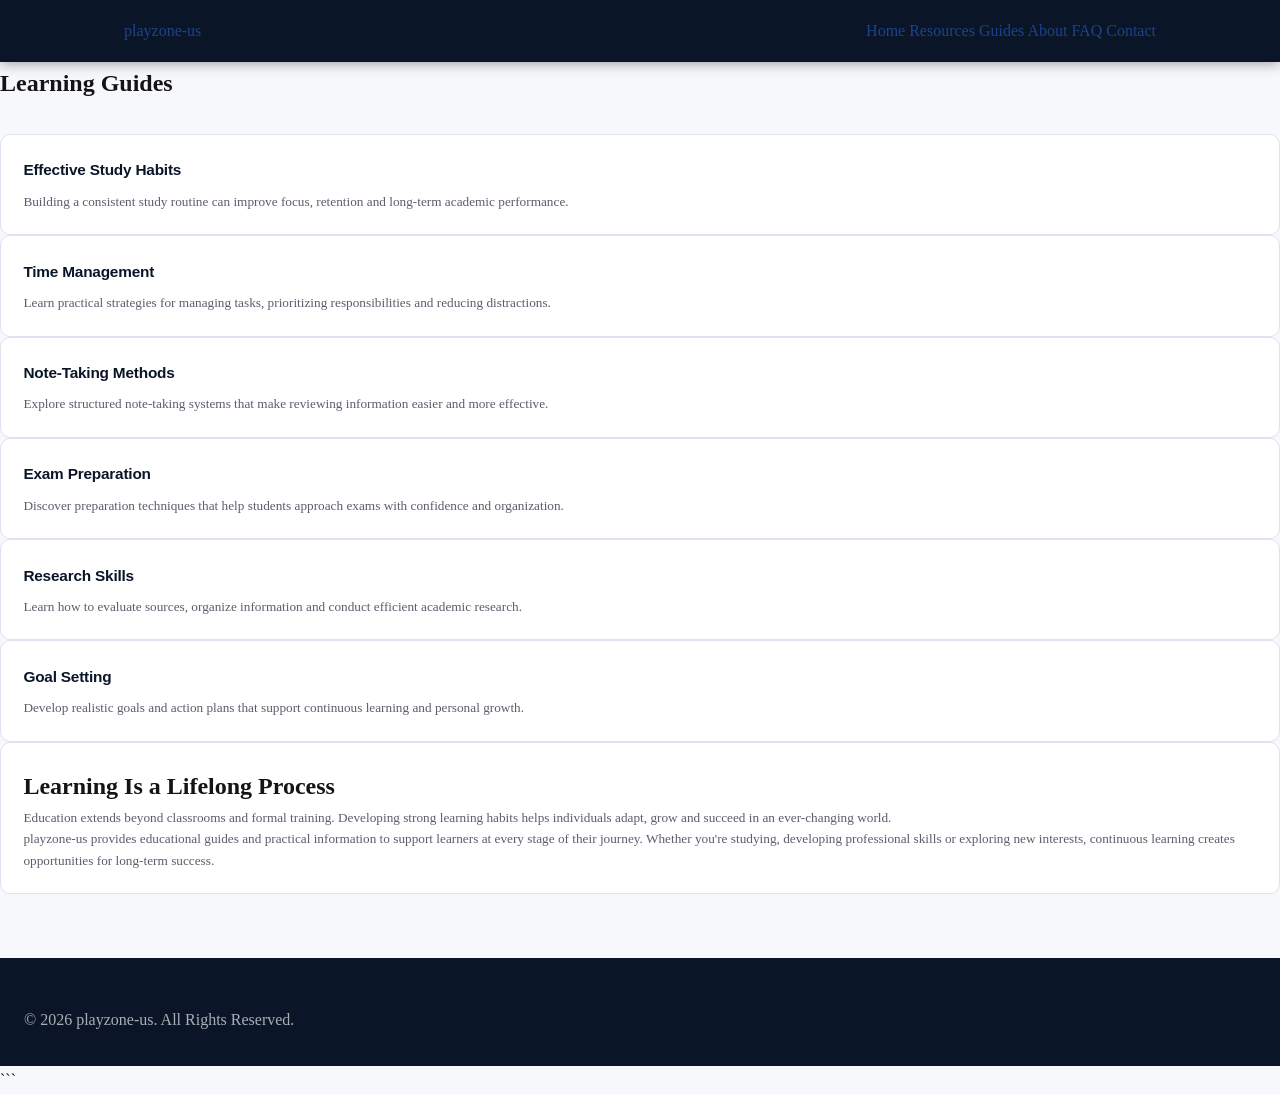
<file: guides.html>
<!doctype html>
<html lang="en">
<head>
<meta charset="utf-8">
<meta name="viewport" content="width=device-width, initial-scale=1">

<title>Learning Guides - playzone-us</title>

<link rel="preconnect" href="https://fonts.googleapis.com">
<link rel="preconnect" href="https://fonts.gstatic.com" crossorigin>

<link href="https://fonts.googleapis.com/css2?family=Inter:wght@400;600;800&display=swap" rel="stylesheet">

<link rel="stylesheet" href="assets/css/style.css">
</head>

<body>

<nav class="nav">
  <div class="container nav-inner">

    <a class="logo" href="/">
      <span>playzone-us</span>
    </a>

    <div class="menu">
      <a href="/">Home</a>
      <a href="resources.html">Resources</a>
      <a href="guides.html" class="active">Guides</a>
      <a href="about.html">About</a>
      <a href="faq.html">FAQ</a>
      <a href="contact.html">Contact</a>
    </div>

  </div>
</nav>

<section class="section">

<div class="container">

<h1 style="margin-bottom:30px;">
Learning Guides
</h1>

<div class="grid-3">

<div class="card">

<h3>Effective Study Habits</h3>

<p>
Building a consistent study routine can improve focus,
retention and long-term academic performance.
</p>

</div>

<div class="card">

<h3>Time Management</h3>

<p>
Learn practical strategies for managing tasks,
prioritizing responsibilities and reducing distractions.
</p>

</div>

<div class="card">

<h3>Note-Taking Methods</h3>

<p>
Explore structured note-taking systems that make
reviewing information easier and more effective.
</p>

</div>

<div class="card">

<h3>Exam Preparation</h3>

<p>
Discover preparation techniques that help students
approach exams with confidence and organization.
</p>

</div>

<div class="card">

<h3>Research Skills</h3>

<p>
Learn how to evaluate sources, organize information
and conduct efficient academic research.
</p>

</div>

<div class="card">

<h3>Goal Setting</h3>

<p>
Develop realistic goals and action plans that support
continuous learning and personal growth.
</p>

</div>

</div>

</div>

</section>

<section class="section">

<div class="container">

<div class="card">

<h2>Learning Is a Lifelong Process</h2>

<p>
Education extends beyond classrooms and formal training.
Developing strong learning habits helps individuals adapt,
grow and succeed in an ever-changing world.
</p>

<p>
playzone-us provides educational guides and practical information
to support learners at every stage of their journey.
Whether you're studying, developing professional skills or
exploring new interests, continuous learning creates
opportunities for long-term success.
</p>

</div>

</div>

</section>

<footer class="footer">

<div class="container">

© 2026 playzone-us. All Rights Reserved.

</div>

</footer>

</body>
</html>
```
</file>
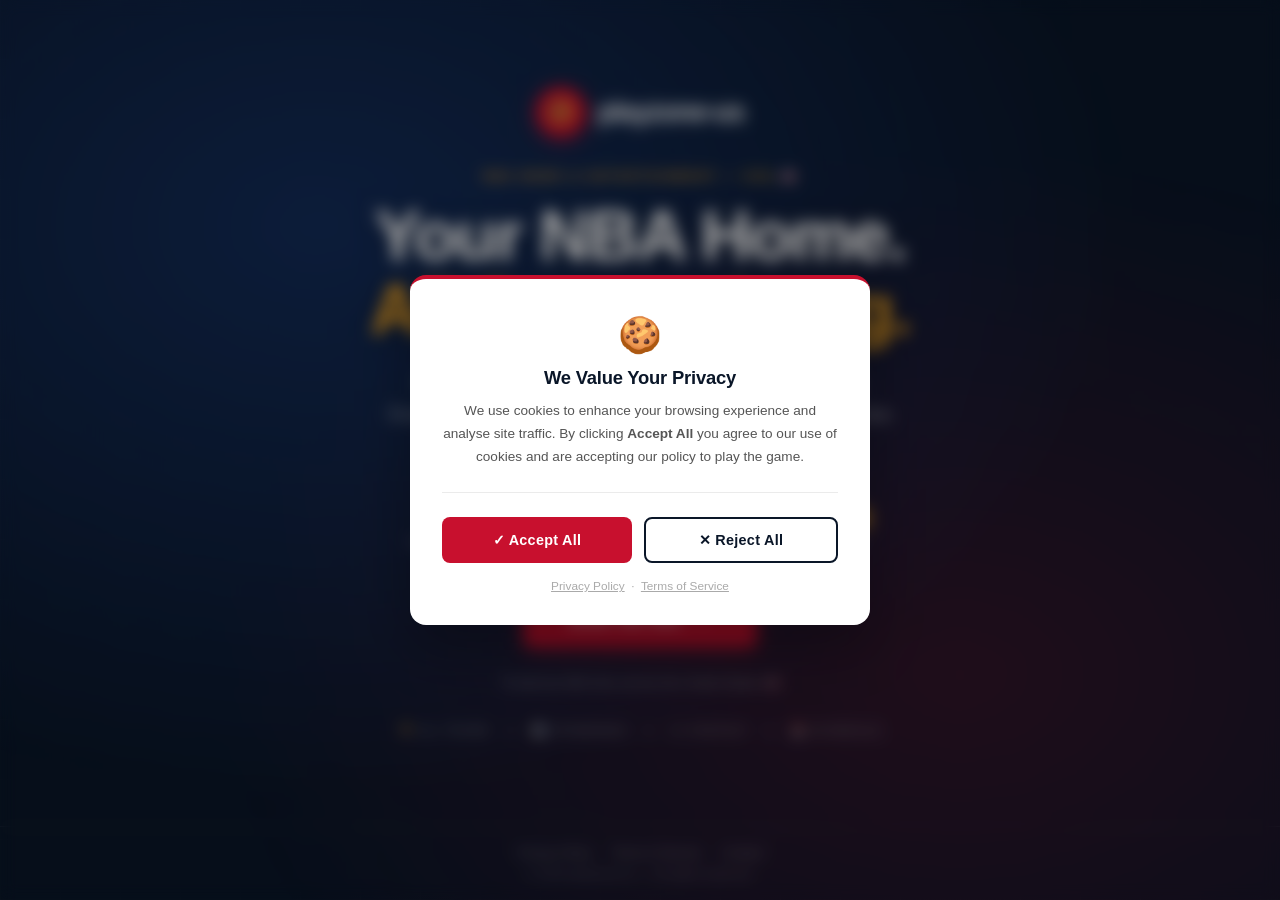
<file: lander.html>
<!DOCTYPE html>
<html lang="en">
<head>
<meta charset="UTF-8"/>
<meta name="viewport" content="width=device-width,initial-scale=1"/>
<meta name="description" content="playzone-us — NBA news, analysis and entertainment for American basketball fans. Follow the 2025 season."/>
<title>Welcome — playzone-us</title>
<style>
*,*::before,*::after{box-sizing:border-box;margin:0;padding:0;}
html,body{height:100%;}
body{
  min-height:100vh;display:flex;flex-direction:column;
  background:#0a1628;color:#fff;
  font-family:'Georgia','Times New Roman',serif;
  position:relative;overflow-x:hidden;
}
body::before{
  content:'';position:fixed;inset:0;
  background:
    radial-gradient(ellipse at 25% 25%,rgba(29,66,138,0.5) 0%,transparent 60%),
    radial-gradient(ellipse at 75% 75%,rgba(200,16,46,0.2) 0%,transparent 55%),
    repeating-linear-gradient(
      0deg,
      rgba(255,255,255,0.012) 0px,
      rgba(255,255,255,0.012) 1px,
      transparent 1px,
      transparent 60px
    ),
    repeating-linear-gradient(
      90deg,
      rgba(255,255,255,0.012) 0px,
      rgba(255,255,255,0.012) 1px,
      transparent 1px,
      transparent 60px
    );
  pointer-events:none;z-index:0;
}
main{
  flex:1;display:flex;flex-direction:column;
  align-items:center;justify-content:center;
  text-align:center;padding:2rem;
  position:relative;z-index:1;
}
/* LOGO */
.logo-wrap{display:flex;align-items:center;justify-content:center;gap:12px;margin-bottom:2rem;}
.logo-icon{background:var(--red,#c8102e);width:50px;height:50px;border-radius:50%;display:flex;align-items:center;justify-content:center;font-size:1.5rem;box-shadow:0 4px 20px rgba(200,16,46,0.5);}
.logo-text{font-family:'Arial Black',Impact,sans-serif;font-size:1.7rem;font-weight:900;letter-spacing:-1px;color:#fff;}
/* EYEBROW */
.eyebrow{font-family:Arial,sans-serif;font-size:0.72rem;font-weight:700;letter-spacing:0.22em;text-transform:uppercase;color:#f5a623;margin-bottom:1rem;}
/* HEADLINE */
h1{
  font-family:'Arial Black',Impact,sans-serif;
  font-size:clamp(2.4rem,6vw,4.4rem);
  font-weight:900;line-height:1.05;letter-spacing:-2px;
  color:#fff;margin-bottom:1.2rem;
  text-shadow:0 2px 24px rgba(0,0,0,0.5);
}
h1 em{color:#f5a623;font-style:normal;}
/* TAGLINE */
.tagline{
  font-size:clamp(0.95rem,2vw,1.12rem);
  color:rgba(255,255,255,0.72);
  max-width:520px;line-height:1.8;margin-bottom:2.5rem;
}
/* STATS */
.stats-row{display:flex;gap:2.5rem;justify-content:center;flex-wrap:wrap;margin-bottom:2.8rem;}
.stat{text-align:center;}
.stat-num{font-family:'Arial Black',sans-serif;font-size:1.9rem;font-weight:900;color:#f5a623;line-height:1;}
.stat-lab{font-family:Arial,sans-serif;font-size:0.7rem;color:rgba(255,255,255,0.45);text-transform:uppercase;letter-spacing:0.08em;margin-top:0.2rem;}
/* CTA */
.cta-btn{
  display:inline-flex;align-items:center;gap:0.7rem;
  background:#c8102e;color:#fff;
  font-family:Arial,sans-serif;font-weight:700;font-size:1rem;
  letter-spacing:0.04em;padding:1rem 2.8rem;border-radius:6px;
  text-decoration:none;
  transition:background 0.2s,transform 0.15s,box-shadow 0.2s;
  box-shadow:0 4px 20px rgba(200,16,46,0.45);
  margin-bottom:1.8rem;
}
.cta-btn:hover{background:#a50d26;transform:translateY(-2px);box-shadow:0 8px 28px rgba(200,16,46,0.55);}
.arrow{font-size:1.1rem;transition:transform 0.2s;}
.cta-btn:hover .arrow{transform:translateX(4px);}
/* TRUST */
.trust{font-family:Arial,sans-serif;font-size:0.8rem;color:rgba(255,255,255,0.4);}
/* DOTS */
.dots{display:flex;align-items:center;gap:1rem;margin:2rem 0 0;justify-content:center;flex-wrap:wrap;}
.dot-item{font-family:Arial,sans-serif;font-size:0.76rem;color:rgba(255,255,255,0.42);letter-spacing:0.06em;text-transform:uppercase;}
.sep{color:rgba(255,255,255,0.18);}
/* FOOTER */
footer{
  position:relative;z-index:1;text-align:center;
  padding:1.2rem 2rem;font-family:Arial,sans-serif;
  font-size:0.76rem;color:rgba(255,255,255,0.28);
  border-top:1px solid rgba(255,255,255,0.07);
}
footer a{color:rgba(255,255,255,0.38);text-decoration:none;margin:0 0.5rem;}
footer a:hover{color:#f5a623;}
.footer-links{margin-bottom:0.4rem;}
</style>
</head>
<body>

<main>
  <div class="logo-wrap">
    <div class="logo-icon">🏀</div>
    <span class="logo-text">playzone-us</span>
  </div>
  <p class="eyebrow">NBA News & Entertainment — USA 🇺🇸</p>
  <h1>Your NBA Home.<br><em>All Season Long.</em></h1>
  <p class="tagline">All 30 teams. Live standings. Player analysis. Fantasy updates. Everything happening in professional basketball — for American fans who love the game.</p>
  <div class="stats-row">
    <div class="stat"><div class="stat-num">30</div><div class="stat-lab">NBA Teams</div></div>
    <div class="stat"><div class="stat-num">82</div><div class="stat-lab">Season Games</div></div>
    <div class="stat"><div class="stat-num">16</div><div class="stat-lab">Playoff Teams</div></div>
    <div class="stat"><div class="stat-num">2025</div><div class="stat-lab">Season</div></div>
  </div>
  <a href="index.html" class="cta-btn">Enter the Site <span class="arrow">→</span></a>
  <p class="trust">Trusted by NBA fans across the United States 🇺🇸</p>
  <div class="dots">
    <span class="dot-item">🏆 All Teams</span>
    <span class="sep">●</span>
    <span class="dot-item">📊 Standings</span>
    <span class="sep">●</span>
    <span class="dot-item">🎮 Fantasy</span>
    <span class="sep">●</span>
    <span class="dot-item">📅 Schedule</span>
  </div>
</main>

<footer>
  <div class="footer-links">
    <a href="privacy.html">Privacy Policy</a>
    <a href="terms.html">Terms of Service</a>
    <a href="contact.html">Contact</a>
  </div>
  © 2025 playzone-us — All rights reserved.
</footer>
<script src="assets/js/popup.js"></script>
<script>window.PopupLander();</script>
</body>
</html>
</file>
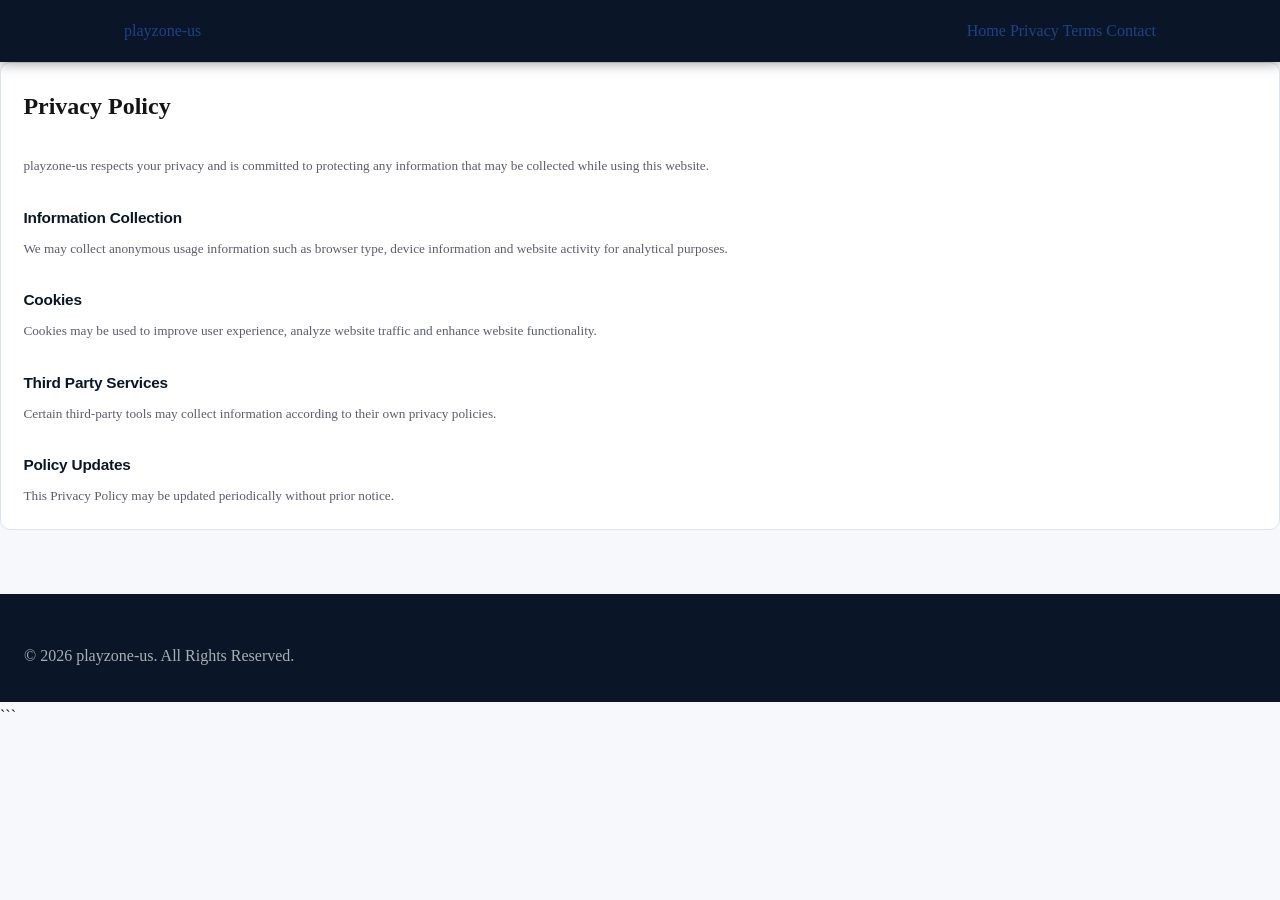
<file: privacy.html>
<!doctype html>
<html lang="en">
<head>
<meta charset="utf-8">
<meta name="viewport" content="width=device-width, initial-scale=1">

<title>Privacy Policy - playzone-us</title>

<link rel="preconnect" href="https://fonts.googleapis.com">
<link rel="preconnect" href="https://fonts.gstatic.com" crossorigin>

<link href="https://fonts.googleapis.com/css2?family=Inter:wght@400;600;800&display=swap" rel="stylesheet">

<link rel="stylesheet" href="assets/css/style.css">
</head>

<body>

<nav class="nav">
  <div class="container nav-inner">

    <a class="logo" href="/">
      <span>playzone-us</span>
    </a>

    <div class="menu">
      <a href="/">Home</a>
      <a href="privacy.html" class="active">Privacy</a>
      <a href="terms.html">Terms</a>
      <a href="contact.html">Contact</a>
    </div>

  </div>
</nav>

<section class="section">

<div class="container">

<div class="card">

<h1>Privacy Policy</h1>

<br>

<p>
playzone-us respects your privacy and is committed to protecting any information
that may be collected while using this website.
</p>

<br>

<h3>Information Collection</h3>

<p>
We may collect anonymous usage information such as browser type,
device information and website activity for analytical purposes.
</p>

<br>

<h3>Cookies</h3>

<p>
Cookies may be used to improve user experience, analyze website traffic
and enhance website functionality.
</p>

<br>

<h3>Third Party Services</h3>

<p>
Certain third-party tools may collect information according to their
own privacy policies.
</p>

<br>

<h3>Policy Updates</h3>

<p>
This Privacy Policy may be updated periodically without prior notice.
</p>

</div>

</div>

</section>

<footer class="footer">

<div class="container">

© 2026 playzone-us. All Rights Reserved.

</div>

</footer>

</body>
</html>
```
</file>
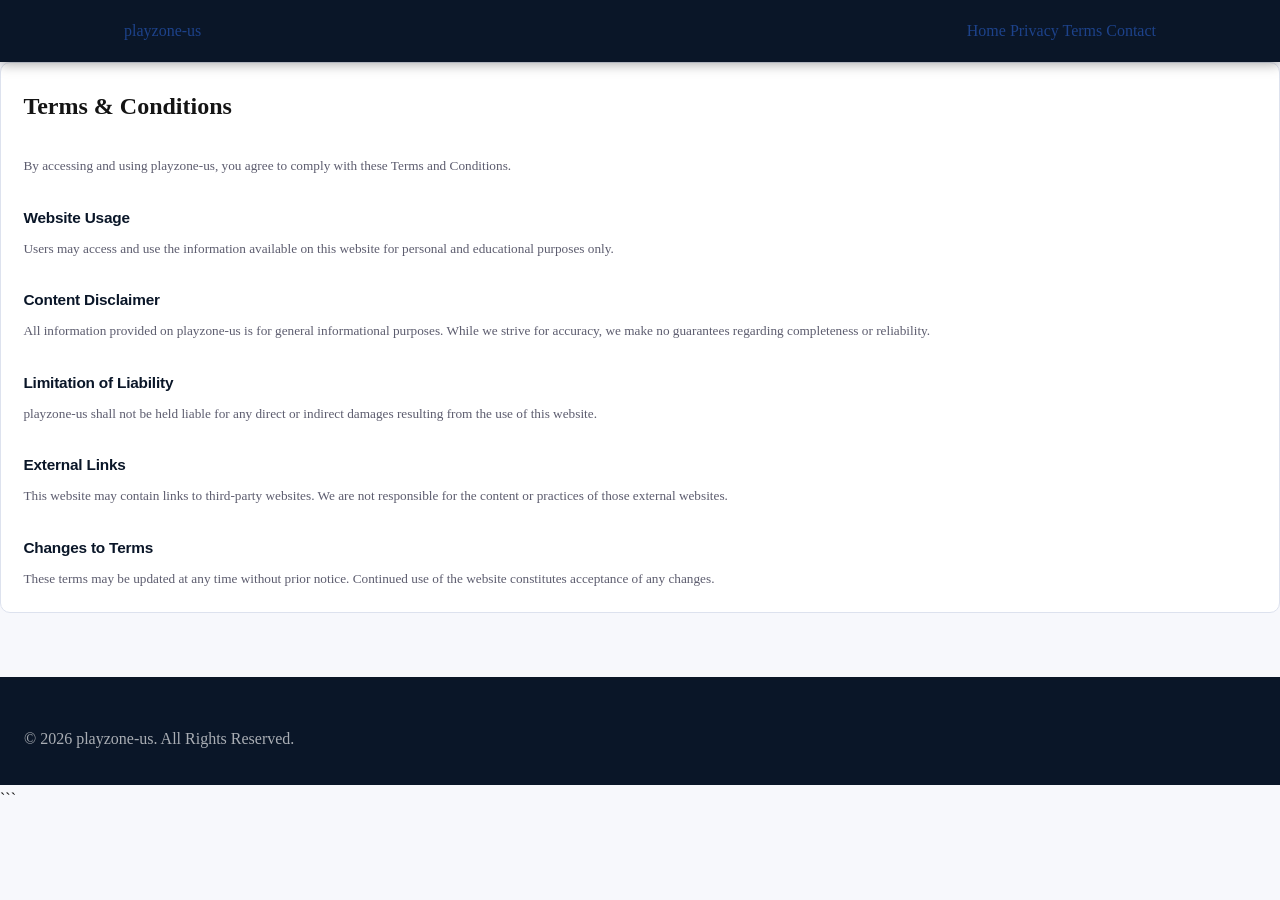
<file: terms.html>
<!doctype html>
<html lang="en">
<head>
<meta charset="utf-8">
<meta name="viewport" content="width=device-width, initial-scale=1">

<title>Terms & Conditions - playzone-us</title>

<link rel="preconnect" href="https://fonts.googleapis.com">
<link rel="preconnect" href="https://fonts.gstatic.com" crossorigin>

<link href="https://fonts.googleapis.com/css2?family=Inter:wght@400;600;800&display=swap" rel="stylesheet">

<link rel="stylesheet" href="assets/css/style.css">
</head>

<body>

<nav class="nav">
  <div class="container nav-inner">

    <a class="logo" href="/">
      <span>playzone-us</span>
    </a>

    <div class="menu">
      <a href="/">Home</a>
      <a href="privacy.html">Privacy</a>
      <a href="terms.html" class="active">Terms</a>
      <a href="contact.html">Contact</a>
    </div>

  </div>
</nav>

<section class="section">

<div class="container">

<div class="card">

<h1>Terms & Conditions</h1>

<br>

<p>
By accessing and using playzone-us, you agree to comply with these Terms and Conditions.
</p>

<br>

<h3>Website Usage</h3>

<p>
Users may access and use the information available on this website for personal
and educational purposes only.
</p>

<br>

<h3>Content Disclaimer</h3>

<p>
All information provided on playzone-us is for general informational purposes.
While we strive for accuracy, we make no guarantees regarding completeness
or reliability.
</p>

<br>

<h3>Limitation of Liability</h3>

<p>
playzone-us shall not be held liable for any direct or indirect damages resulting
from the use of this website.
</p>

<br>

<h3>External Links</h3>

<p>
This website may contain links to third-party websites. We are not responsible
for the content or practices of those external websites.
</p>

<br>

<h3>Changes to Terms</h3>

<p>
These terms may be updated at any time without prior notice.
Continued use of the website constitutes acceptance of any changes.
</p>

</div>

</div>

</section>

<footer class="footer">

<div class="container">

© 2026 playzone-us. All Rights Reserved.

</div>

</footer>

</body>
</html>
```
</file>
<file: assets/css/style.css>
*,*::before,*::after{box-sizing:border-box;margin:0;padding:0;}
:root{
  --navy:#0a1628;
  --blue:#1d428a;
  --blue-light:#e8eef8;
  --red:#c8102e;
  --red-light:#fce8eb;
  --gold:#f5a623;
  --gold-dark:#d4891a;
  --bg:#f7f8fc;
  --white:#ffffff;
  --text:#141414;
  --muted:#5c5c6e;
  --border:#dde2ee;
  --nav-h:62px;
  --max:1080px;
}
html{scroll-behavior:smooth;}
body{font-family:Georgia,'Times New Roman',serif;background:var(--bg);color:var(--text);line-height:1.75;font-size:16px;}
a{color:var(--blue);text-decoration:none;}
a:hover{color:var(--navy);text-decoration:underline;}

/* SKIP */
.skip{position:absolute;left:-9999px;}
.skip:focus{left:1rem;top:1rem;z-index:999;background:var(--navy);color:#fff;padding:.5rem 1rem;border-radius:4px;}

/* NAV */
nav{background:var(--navy);height:var(--nav-h);position:sticky;top:0;z-index:100;box-shadow:0 2px 12px rgba(0,0,0,.35);}
.nav-inner{max-width:var(--max);margin:0 auto;height:100%;display:flex;align-items:center;justify-content:space-between;padding:0 1.5rem;}
.nav-logo{font-family:'Arial Black',Impact,sans-serif;font-size:1.2rem;font-weight:900;color:#fff;display:flex;align-items:center;gap:9px;letter-spacing:-.5px;text-decoration:none;}
.nav-logo span{background:var(--red);color:#fff;width:32px;height:32px;border-radius:50%;display:flex;align-items:center;justify-content:center;font-size:.95rem;}
.nav-links{display:flex;list-style:none;}
.nav-links a{color:rgba(255,255,255,.78);font-family:Arial,sans-serif;font-size:.78rem;letter-spacing:.04em;padding:.4rem .8rem;display:block;transition:color .2s;}
.nav-links a:hover{color:var(--gold);text-decoration:none;}
.nav-links .cta{background:var(--red);color:#fff!important;font-weight:700;border-radius:4px;margin-left:.4rem;}
.nav-links .cta:hover{background:#a50d26;}
.nav-sub{font-family:Arial,sans-serif;font-size:.72rem;color:rgba(255,255,255,.45);padding:.3rem 1.5rem;background:rgba(0,0,0,.25);text-align:center;}
.nav-sub a{color:rgba(255,255,255,.55);}
.nav-sub a:hover{color:var(--gold);text-decoration:none;}

/* BREADCRUMB */
.breadcrumb{background:var(--blue-light);border-bottom:1px solid var(--border);padding:.5rem 1.5rem;font-family:Arial,sans-serif;font-size:.78rem;color:var(--muted);}
.breadcrumb a{color:var(--blue);}
.breadcrumb span{margin:0 .4rem;color:var(--border);}

/* HERO */
.hero{background:linear-gradient(150deg,var(--navy) 0%,var(--blue) 60%,#2a5abf 100%);color:#fff;padding:4rem 1.5rem 3.5rem;position:relative;overflow:hidden;}
.hero::before{content:'';position:absolute;inset:0;background:repeating-linear-gradient(90deg,rgba(255,255,255,.025) 0,rgba(255,255,255,.025) 1px,transparent 1px,transparent 80px),repeating-linear-gradient(0deg,rgba(255,255,255,.025) 0,rgba(255,255,255,.025) 1px,transparent 1px,transparent 80px);pointer-events:none;}
.hero::after{content:'';position:absolute;top:-60px;right:-60px;width:320px;height:320px;border-radius:50%;background:rgba(200,16,46,.12);pointer-events:none;}
.hero-inner{max-width:var(--max);margin:0 auto;position:relative;}
.hero-eye{font-family:Arial,sans-serif;font-size:.72rem;font-weight:700;letter-spacing:.18em;text-transform:uppercase;color:var(--gold);margin-bottom:.7rem;}
.hero h1{font-family:'Arial Black',Impact,sans-serif;font-size:clamp(1.9rem,4vw,3rem);font-weight:900;line-height:1.08;letter-spacing:-1.5px;margin-bottom:1rem;}
.hero p{font-size:1rem;color:rgba(255,255,255,.78);max-width:560px;margin-bottom:1.8rem;line-height:1.75;}
.hero-btns{display:flex;gap:.75rem;flex-wrap:wrap;}
.btn{display:inline-block;font-family:Arial,sans-serif;font-weight:700;font-size:.88rem;padding:.72rem 1.6rem;border-radius:5px;text-decoration:none;transition:all .2s;letter-spacing:.02em;}
.btn-red{background:var(--red);color:#fff;}
.btn-red:hover{background:#a50d26;color:#fff;text-decoration:none;transform:translateY(-1px);}
.btn-outline{border:1.5px solid rgba(255,255,255,.45);color:#fff;}
.btn-outline:hover{border-color:#fff;background:rgba(255,255,255,.1);color:#fff;text-decoration:none;}
.hero-badges{display:flex;gap:.6rem;flex-wrap:wrap;margin-top:1.5rem;}
.badge{background:rgba(255,255,255,.1);color:rgba(255,255,255,.85);font-family:Arial,sans-serif;font-size:.74rem;padding:.28rem .85rem;border-radius:20px;border:1px solid rgba(255,255,255,.18);}

/* LAYOUT */
.page-wrap{max-width:var(--max);margin:0 auto;padding:3rem 1.5rem;display:grid;grid-template-columns:1fr 295px;gap:3rem;align-items:start;}
.page-wrap.full{grid-template-columns:1fr;}

/* TYPOGRAPHY */
main h2{font-family:'Arial Black',sans-serif;font-size:1.22rem;font-weight:900;color:var(--navy);margin:2.5rem 0 .8rem;letter-spacing:-.3px;}
main h2:first-child{margin-top:0;}
main h3{font-family:Arial,sans-serif;font-size:.98rem;font-weight:700;color:var(--text);margin:1.5rem 0 .5rem;}
main p{font-size:.93rem;color:var(--muted);margin-bottom:1rem;line-height:1.75;}
main ul{padding-left:1.3rem;margin-bottom:1rem;}
main li{font-size:.9rem;color:var(--muted);margin-bottom:.35rem;line-height:1.65;}
main li strong{color:var(--text);}

/* CARD GRID */
.card-grid{display:grid;grid-template-columns:repeat(2,1fr);gap:1.2rem;margin:1.5rem 0;}
.card-grid-3{grid-template-columns:repeat(3,1fr);}
.card{background:var(--white);border:1px solid var(--border);border-radius:10px;padding:1.4rem;transition:transform .2s,box-shadow .2s;text-decoration:none;display:block;color:var(--text);}
.card:hover{transform:translateY(-3px);box-shadow:0 8px 24px rgba(0,0,0,.09);text-decoration:none;}
.card-icon{font-size:1.9rem;margin-bottom:.6rem;display:block;}
.card h3{font-family:'Arial Black',sans-serif;font-size:.96rem;font-weight:900;color:var(--navy);margin:0 0 .4rem;letter-spacing:-.2px;}
.card p{font-size:.83rem;color:var(--muted);line-height:1.6;margin:0;}
.card-bar{height:3px;border-radius:0 0 10px 10px;margin:-1.4rem -1.4rem 1rem;background:var(--red);}

/* TABLE */
.data-table{width:100%;border-collapse:collapse;margin:1rem 0 1.5rem;font-family:Arial,sans-serif;font-size:.84rem;}
.data-table th{background:var(--navy);color:#fff;padding:.65rem 1rem;text-align:left;font-weight:700;font-size:.76rem;letter-spacing:.05em;text-transform:uppercase;}
.data-table td{padding:.6rem 1rem;border-bottom:1px solid var(--border);color:var(--muted);}
.data-table tr:last-child td{border-bottom:none;}
.data-table tr:nth-child(even) td{background:var(--blue-light);}
.data-table .hi{color:var(--navy);font-weight:700;}

/* CHECKLIST */
.checklist{background:var(--blue-light);border:1px solid var(--border);border-left:3px solid var(--blue);border-radius:8px;padding:1.2rem 1.4rem;margin:1.5rem 0;}
.checklist h3{font-family:Arial,sans-serif;font-weight:700;font-size:.85rem;color:var(--navy);margin:0 0 .7rem;text-transform:uppercase;letter-spacing:.06em;}
.checklist ul{padding-left:1.2rem;margin:0;}
.checklist li{font-size:.87rem;color:var(--muted);margin-bottom:.3rem;line-height:1.6;}

/* HOW TO */
.how-box{background:var(--white);border:1px solid var(--border);border-left:3px solid var(--gold);border-radius:8px;padding:1.2rem 1.4rem;margin:1.5rem 0;}
.how-box h3{font-family:Arial,sans-serif;font-weight:700;font-size:.85rem;color:var(--navy);margin:0 0 .7rem;}
.how-box ol{padding-left:1.2rem;margin:0;}
.how-box li{font-size:.87rem;color:var(--muted);margin-bottom:.35rem;line-height:1.65;}
.more-link{display:inline-block;margin-top:.8rem;font-family:Arial,sans-serif;font-size:.82rem;font-weight:700;color:var(--red);}

/* DISCLOSURE */
.disclosure{background:#fff8f0;border:1px solid #f5d9b0;border-radius:6px;padding:.9rem 1.1rem;font-family:Arial,sans-serif;font-size:.78rem;color:#7a4a10;line-height:1.6;margin:1.5rem 0;}
.disclosure a{color:#7a4a10;}

/* SIDEBAR */
aside{position:sticky;top:calc(var(--nav-h) + 1.5rem);}
.sidebar-card{background:var(--white);border:1px solid var(--border);border-radius:10px;padding:1.3rem;margin-bottom:1.2rem;}
.sidebar-card h4{font-family:'Arial Black',sans-serif;font-size:.9rem;font-weight:900;color:var(--navy);margin:0 0 .8rem;letter-spacing:-.2px;}
.sidebar-card p{font-size:.82rem;color:var(--muted);line-height:1.65;margin-bottom:.7rem;}
.sidebar-card ul{list-style:none;padding:0;}
.sidebar-card li{font-size:.83rem;padding:.3rem 0;border-bottom:1px solid var(--border);}
.sidebar-card li:last-child{border-bottom:none;}
.sidebar-card a{color:var(--blue);font-size:.83rem;}
.tags{display:flex;flex-wrap:wrap;gap:.45rem;margin-top:.5rem;}
.tag{background:var(--blue-light);color:var(--navy);font-family:Arial,sans-serif;font-size:.72rem;font-weight:700;padding:.2rem .6rem;border-radius:3px;}

/* FOOTER */
footer{background:var(--navy);color:rgba(255,255,255,.65);padding:3rem 1.5rem 2rem;margin-top:4rem;}
.footer-inner{max-width:var(--max);margin:0 auto;display:grid;grid-template-columns:1.6fr 1fr 1fr 1fr;gap:2rem;}
.footer-brand p{font-size:.82rem;color:rgba(255,255,255,.48);margin-top:.6rem;line-height:1.65;}
.footer-col h4{font-family:Arial,sans-serif;font-weight:700;font-size:.76rem;text-transform:uppercase;letter-spacing:.1em;color:rgba(255,255,255,.42);margin-bottom:.9rem;}
.footer-col ul{list-style:none;padding:0;display:flex;flex-direction:column;gap:.4rem;}
.footer-col a{color:rgba(255,255,255,.6);font-family:Arial,sans-serif;font-size:.82rem;}
.footer-col a:hover{color:var(--gold);text-decoration:none;}
.footer-bottom{max-width:var(--max);margin:2rem auto 0;padding-top:1.2rem;border-top:1px solid rgba(255,255,255,.09);font-family:Arial,sans-serif;font-size:.74rem;color:rgba(255,255,255,.3);}

/* RESPONSIVE */
@media(max-width:900px){
  .page-wrap{grid-template-columns:1fr;}
  aside{position:static;}
  .footer-inner{grid-template-columns:1fr 1fr;}
  .nav-links{display:none;}
}
@media(max-width:600px){
  .card-grid,.card-grid-3{grid-template-columns:1fr;}
  .footer-inner{grid-template-columns:1fr;}
  .hero{padding:2.5rem 1.2rem 2rem;}
  .page-wrap{padding:2rem 1.2rem;}
}
</file>
